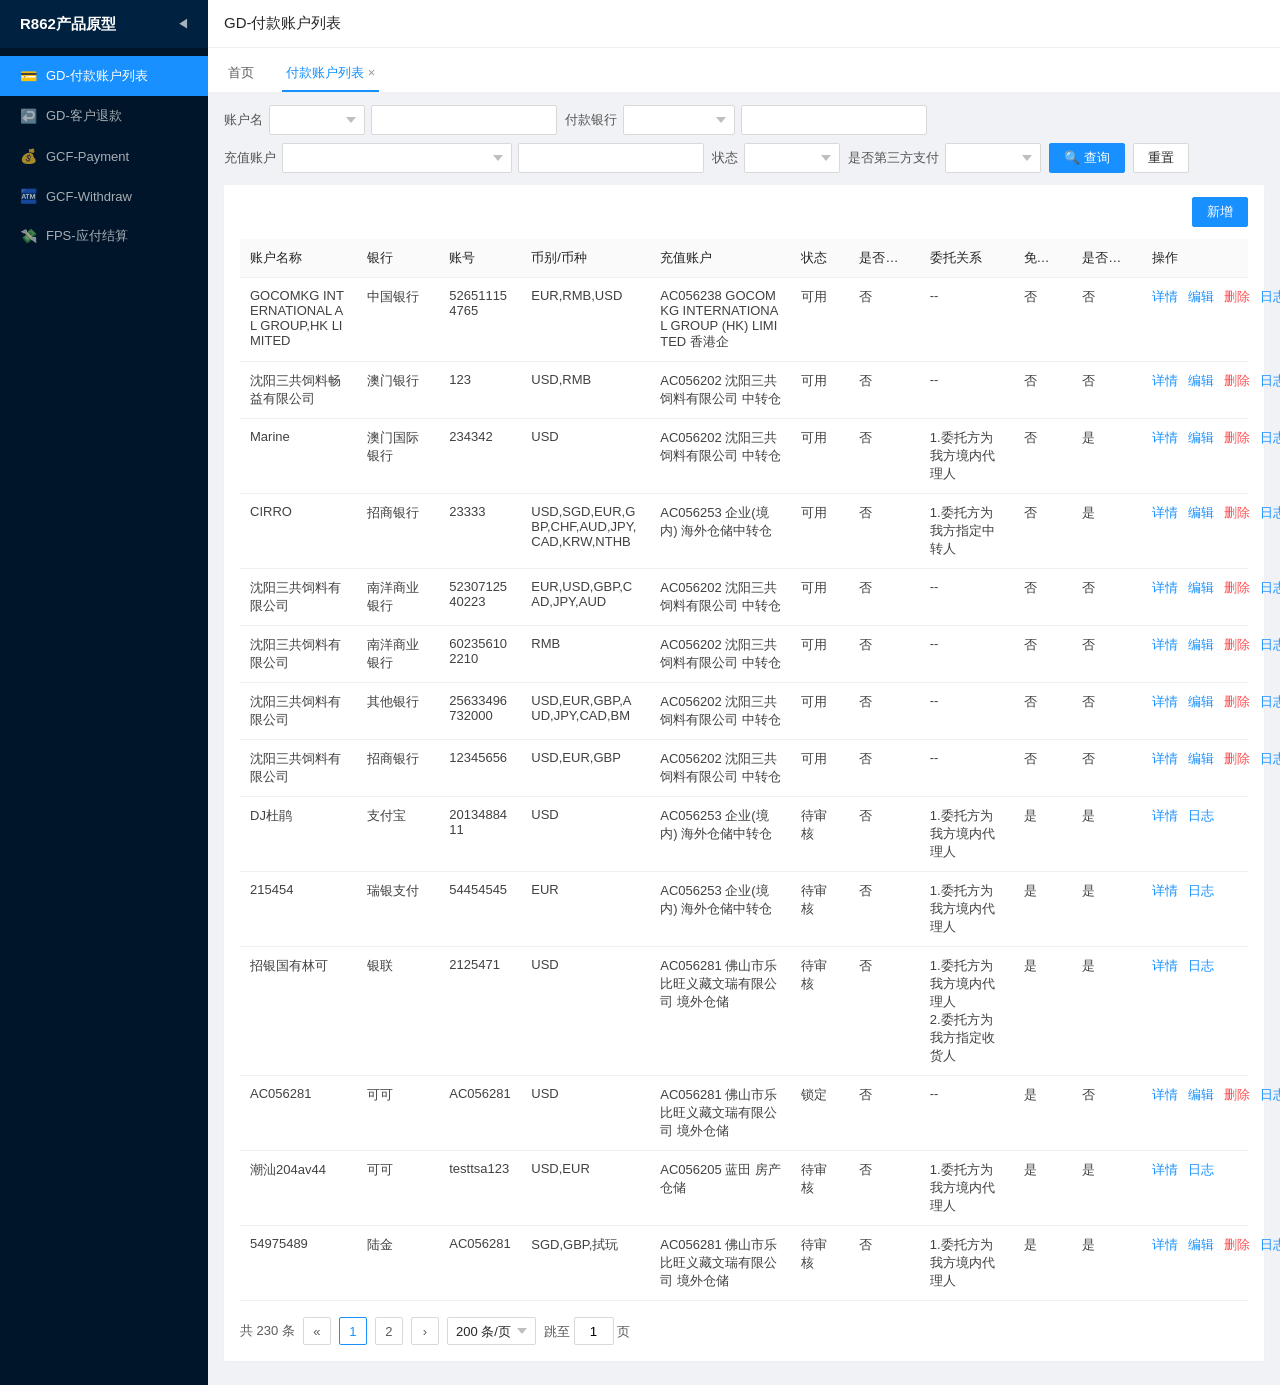
<file: index.html>
<!DOCTYPE html>
<html lang="zh-CN">
<head>
<meta charset="UTF-8">
<meta name="viewport" content="width=device-width, initial-scale=1.0">
<title>付款账户列表</title>
<link rel="stylesheet" href="assets/common.css">
<style>
  /* ===== 筛选区 ===== */
  .filter-bar {
    display: flex;
    flex-wrap: wrap;
    align-items: center;
    gap: 8px 8px;
    margin-bottom: 12px;
  }
  .filter-item { display: flex; align-items: center; gap: 6px; }
  .filter-item label {
    color: rgba(0,0,0,.65);
    white-space: nowrap;
    font-size: 13px;
  }
  select, .filter-item input[type="text"] {
    height: 30px;
    padding: 0 8px;
    border: 1px solid #d9d9d9;
    border-radius: 2px;
    background: #fff;
    font-size: 13px;
    color: rgba(0,0,0,.85);
    outline: none;
    min-width: 120px;
  }
  select { min-width: 96px; padding-right: 24px;
    appearance: none;
    background-image: url("data:image/svg+xml,%3Csvg xmlns='http://www.w3.org/2000/svg' width='10' height='6'%3E%3Cpath d='M0 0l5 6 5-6z' fill='%23bfbfbf'/%3E%3C/svg%3E");
    background-repeat: no-repeat;
    background-position: right 8px center;
  }
  select:hover, .filter-item input:hover { border-color: #40a9ff; }
  select:focus, .filter-item input:focus { border-color: #40a9ff; box-shadow: 0 0 0 2px rgba(24,144,255,.1); }


  /* ===== 表格卡片 ===== */
  .table-card {
    background: #fff;
    border-radius: 2px;
    padding: 12px 16px 16px;
    box-shadow: 0 1px 2px rgba(0,0,0,.03);
  }
  .table-toolbar { display: flex; justify-content: flex-end; margin-bottom: 12px; }

  table { width: 100%; border-collapse: collapse; table-layout: fixed; }
  thead th {
    background: #fafafa;
    color: rgba(0,0,0,.85);
    font-weight: 500;
    text-align: left;
    padding: 10px 10px;
    border-bottom: 1px solid #f0f0f0;
    white-space: nowrap;
    overflow: hidden;
    text-overflow: ellipsis;
  }
  tbody td {
    padding: 10px 10px;
    border-bottom: 1px solid #f0f0f0;
    color: rgba(0,0,0,.75);
    vertical-align: top;
    word-break: break-all;
  }
  tbody tr:hover td { background: #fafafa; }

  /* 操作链接 */
  .actions { white-space: nowrap; }
  .actions a {
    color: #1890ff;
    text-decoration: none;
    margin-right: 10px;
    cursor: pointer;
  }
  .actions a:hover { color: #40a9ff; }
  .actions a.danger { color: #ff4d4f; }
  .actions a.danger:hover { color: #ff7875; }

  /* ===== 分页 ===== */
  .pagination {
    display: flex;
    align-items: center;
    gap: 8px;
    margin-top: 16px;
    color: rgba(0,0,0,.65);
    font-size: 13px;
  }
  .pagination .pg-btn {
    min-width: 28px;
    height: 28px;
    border: 1px solid #d9d9d9;
    border-radius: 2px;
    background: #fff;
    display: inline-flex;
    align-items: center;
    justify-content: center;
    cursor: pointer;
    color: rgba(0,0,0,.65);
  }
  .pagination .pg-btn.active { border-color: #1890ff; color: #1890ff; }
  .pagination .pg-btn:hover { border-color: #40a9ff; color: #40a9ff; }
  .pagination .ellipsis { color: rgba(0,0,0,.45); }
  .pagination select { height: 28px; min-width: 80px; }
  .pagination .jump input {
    width: 40px; height: 28px;
    border: 1px solid #d9d9d9; border-radius: 2px;
    text-align: center; outline: none;
  }

  /* ===== 付款账户详情弹窗 ===== */
  .detail-mask {
    position: fixed;
    inset: 0;
    background: rgba(0,0,0,.45);
    display: none;
    align-items: flex-start;
    justify-content: center;
    overflow-y: auto;
    z-index: 1000;
    padding: 40px 16px;
  }
  .detail-mask.open { display: flex; }
  .detail-modal {
    width: 520px;
    max-width: 100%;
    background: #fff;
    border-radius: 4px;
    box-shadow: 0 6px 16px rgba(0,0,0,.12);
  }
  .detail-modal .modal-header {
    display: flex;
    align-items: center;
    justify-content: center;
    position: relative;
    padding: 14px 20px;
    border-bottom: 1px solid #f0f0f0;
  }
  .detail-modal .modal-header .modal-title { font-size: 15px; font-weight: 600; }
  .detail-modal .modal-header .modal-close { position: absolute; right: 12px; }
  .detail-body { padding: 26px 24px 30px; }
  .dtl-row { display: flex; margin-bottom: 18px; }
  .dtl-row:last-child { margin-bottom: 0; }
  .dtl-row .dtl-label {
    flex: 0 0 150px;
    text-align: right;
    color: rgba(0,0,0,.75);
  }
  .dtl-row .dtl-label .info {
    display: inline-block;
    width: 14px; height: 14px;
    line-height: 13px;
    text-align: center;
    border: 1px solid #bfbfbf;
    border-radius: 50%;
    font-size: 10px;
    color: #bfbfbf;
    margin-left: 3px;
    cursor: help;
  }
  .dtl-row .dtl-value {
    flex: 1;
    margin-left: 8px;
    color: rgba(0,0,0,.85);
    word-break: break-all;
  }

  /* ===== 编辑付款账户弹窗 ===== */
  .modal-footer.center { justify-content: center; }
  .modal-footer.center .btn { min-width: 72px; }
  .modal-footer.center .btn-primary { background: #2563eb; border-color: #2563eb; }
  .modal-footer.center .btn-primary:hover { background: #1d4ed8; border-color: #1d4ed8; }
  input[readonly].gray, select[disabled] {
    background: #f5f5f5;
    color: rgba(0,0,0,.45);
    cursor: not-allowed;
  }
  input[readonly].gray-dark {
    background: #d9d9d9;
    color: rgba(0,0,0,.65);
    cursor: not-allowed;
  }
  .edit-modal { width: 720px; }

  /* ===== 新增弹窗 ===== */
  .modal-mask {
    position: fixed;
    inset: 0;
    background: rgba(0,0,0,.45);
    display: none;
    align-items: flex-start;
    justify-content: center;
    overflow-y: auto;
    z-index: 1000;
    padding: 40px 16px;
  }
  .modal-mask.open { display: flex; }

  .modal {
    width: 640px;
    max-width: 100%;
    background: #fff;
    border-radius: 4px;
    box-shadow: 0 6px 16px rgba(0,0,0,.12);
  }
  .modal-header {
    display: flex;
    align-items: center;
    justify-content: space-between;
    padding: 14px 20px;
    border-bottom: 1px solid #f0f0f0;
  }
  .modal-header .modal-title { font-size: 15px; font-weight: 600; }
  .modal-close {
    border: none;
    background: transparent;
    font-size: 16px;
    color: rgba(0,0,0,.45);
    cursor: pointer;
    width: 26px; height: 26px;
    border-radius: 4px;
    display: flex; align-items: center; justify-content: center;
  }
  .modal-close:hover { background: #f0f0f0; color: rgba(0,0,0,.85); }

  .modal-body { padding: 20px 24px 4px; max-height: 68vh; overflow-y: auto; }

  .form-item { display: flex; margin-bottom: 14px; }
  .form-label {
    flex: 0 0 130px;
    padding-top: 6px;
    text-align: right;
    color: rgba(0,0,0,.85);
  }
  .form-label .req { color: #ff4d4f; margin-right: 2px; }
  .form-controls { flex: 1; min-width: 0; margin-left: 10px; }

  .form-controls select,
  .form-controls input[type="text"] {
    width: 100%;
    height: 30px;
    padding: 0 8px;
    border: 1px solid #d9d9d9;
    border-radius: 2px;
    font-size: 13px;
    color: rgba(0,0,0,.85);
    outline: none;
    background: #fff;
  }
  .form-controls select {
    padding-right: 24px;
    appearance: none;
    background-image: url("data:image/svg+xml,%3Csvg xmlns='http://www.w3.org/2000/svg' width='10' height='6'%3E%3Cpath d='M0 0l5 6 5-6z' fill='%23bfbfbf'/%3E%3C/svg%3E");
    background-repeat: no-repeat;
    background-position: right 8px center;
  }
  .form-controls select:hover, .form-controls input:hover { border-color: #40a9ff; }
  .form-controls select:focus, .form-controls input:focus { border-color: #40a9ff; box-shadow: 0 0 0 2px rgba(24,144,255,.1); }

  .form-hint { margin-top: 4px; color: rgba(0,0,0,.45); font-size: 12px; line-height: 1.5; }
  .form-warning { margin-top: 4px; color: #fa8c16; font-size: 12px; line-height: 1.5; }
  /* 常显说明文字（黄色） */
  .form-tip { margin-top: 6px; color: #FA8C16; font-size: 12px; line-height: 1.6; }

  .input-wrap { position: relative; }
  .input-wrap .count {
    position: absolute;
    right: 8px; top: 50%;
    transform: translateY(-50%);
    color: rgba(0,0,0,.35);
    font-size: 12px;
    pointer-events: none;
  }

  .checkbox-group { display: flex; flex-wrap: wrap; padding-top: 6px; }
  .checkbox-group label {
    display: inline-flex;
    align-items: center;
    gap: 5px;
    margin: 0 18px 8px 0;
    min-width: 72px;
    color: rgba(0,0,0,.85);
    font-weight: normal;
    cursor: pointer;
  }
  .checkbox-group.vertical { flex-direction: column; }
  .checkbox-group.vertical label { margin-bottom: 10px; }

  .link { color: #1890ff; text-decoration: none; cursor: pointer; margin-left: 8px; }
  .link:hover { color: #40a9ff; }

  .modal-footer {
    padding: 12px 20px;
    border-top: 1px solid #f0f0f0;
    display: flex;
    justify-content: flex-end;
    gap: 8px;
  }
</style>
</head>
<body>

<div class="layout">

  <!-- 侧边栏（由 assets/app.js 渲染） -->
  <aside class="sider" id="sider"></aside>

  <!-- 右侧主区域 -->
  <div class="main">

    <!-- 头部（由 assets/app.js 渲染） -->
    <header class="header" id="appHeader"></header>

    <!-- 页签（由 assets/app.js 渲染） -->
    <div class="tabs" id="appTabs"></div>

<!-- 主体内容容器：切换页面时仅替换这里 -->
<div id="appContent">

<div class="page">

  <!-- 筛选区 -->
  <div class="filter-bar">
    <div class="filter-item">
      <label>账户名</label>
      <select><option></option><option>公司账户</option><option>个人账户</option></select>
      <input type="text" placeholder="">
    </div>
    <div class="filter-item">
      <label>付款银行</label>
      <select><option></option><option>中国银行</option><option>招商银行</option><option>南洋商业银行</option></select>
      <input type="text" placeholder="">
    </div>
    <div class="filter-item">
      <label>充值账户</label>
      <select><option></option><option>AC056202 沈阳三共饲料有限公司</option><option>AC056253 企业(境内)</option></select>
      <input type="text" placeholder="">
    </div>
    <div class="filter-item">
      <label>状态</label>
      <select><option></option><option>可用</option><option>待审核</option><option>停用</option></select>
    </div>
    <div class="filter-item">
      <label>是否第三方支付</label>
      <select><option></option><option>是</option><option>否</option></select>
    </div>
    <button class="btn btn-primary">🔍 查询</button>
    <button class="btn">重置</button>
  </div>

  <!-- 表格卡片 -->
  <div class="table-card">
    <div class="table-toolbar">
      <button class="btn btn-primary" id="addBtn">新增</button>
    </div>

    <table>
      <colgroup>
        <col style="width:10%"><col style="width:7%"><col style="width:7%">
        <col style="width:11%"><col style="width:12%"><col style="width:5%">
        <col style="width:6%"><col style="width:8%"><col style="width:5%">
        <col style="width:6%"><col style="width:9%">
      </colgroup>
      <thead>
        <tr>
          <th>账户名称</th>
          <th>银行</th>
          <th>账号</th>
          <th>币别/币种</th>
          <th>充值账户</th>
          <th>状态</th>
          <th>是否支持线上充值</th>
          <th>委托关系</th>
          <th>免责声明</th>
          <th>是否第三方支付</th>
          <th>操作</th>
        </tr>
      </thead>
      <tbody>
        <tr>
          <td>GOCOMKG INTERNATIONAL AL GROUP,HK LIMITED</td>
          <td>中国银行</td>
          <td>526511154765</td>
          <td>EUR,RMB,USD</td>
          <td>AC056238 GOCOMKG INTERNATIONAL GROUP (HK) LIMITED 香港企</td>
          <td>可用</td>
          <td>否</td>
          <td>--</td>
          <td>否</td>
          <td>否</td>
          <td class="actions"><a>详情</a><a>编辑</a><a class="danger">删除</a><a>日志</a></td>
        </tr>
        <tr>
          <td>沈阳三共饲料畅益有限公司</td>
          <td>澳门银行</td>
          <td>123</td>
          <td>USD,RMB</td>
          <td>AC056202 沈阳三共饲料有限公司 中转仓</td>
          <td>可用</td>
          <td>否</td>
          <td>--</td>
          <td>否</td>
          <td>否</td>
          <td class="actions"><a>详情</a><a>编辑</a><a class="danger">删除</a><a>日志</a></td>
        </tr>
        <tr>
          <td>Marine</td>
          <td>澳门国际银行</td>
          <td>234342</td>
          <td>USD</td>
          <td>AC056202 沈阳三共饲料有限公司 中转仓</td>
          <td>可用</td>
          <td>否</td>
          <td>1.委托方为我方境内代理人</td>
          <td>否</td>
          <td>是</td>
          <td class="actions"><a>详情</a><a>编辑</a><a class="danger">删除</a><a>日志</a></td>
        </tr>
        <tr>
          <td>CIRRO</td>
          <td>招商银行</td>
          <td>23333</td>
          <td>USD,SGD,EUR,GBP,CHF,AUD,JPY,CAD,KRW,NTHB</td>
          <td>AC056253 企业(境内) 海外仓储中转仓</td>
          <td>可用</td>
          <td>否</td>
          <td>1.委托方为我方指定中转人</td>
          <td>否</td>
          <td>是</td>
          <td class="actions"><a>详情</a><a>编辑</a><a class="danger">删除</a><a>日志</a></td>
        </tr>
        <tr>
          <td>沈阳三共饲料有限公司</td>
          <td>南洋商业银行</td>
          <td>5230712540223</td>
          <td>EUR,USD,GBP,CAD,JPY,AUD</td>
          <td>AC056202 沈阳三共饲料有限公司 中转仓</td>
          <td>可用</td>
          <td>否</td>
          <td>--</td>
          <td>否</td>
          <td>否</td>
          <td class="actions"><a>详情</a><a>编辑</a><a class="danger">删除</a><a>日志</a></td>
        </tr>
        <tr>
          <td>沈阳三共饲料有限公司</td>
          <td>南洋商业银行</td>
          <td>602356102210</td>
          <td>RMB</td>
          <td>AC056202 沈阳三共饲料有限公司 中转仓</td>
          <td>可用</td>
          <td>否</td>
          <td>--</td>
          <td>否</td>
          <td>否</td>
          <td class="actions"><a>详情</a><a>编辑</a><a class="danger">删除</a><a>日志</a></td>
        </tr>
        <tr>
          <td>沈阳三共饲料有限公司</td>
          <td>其他银行</td>
          <td>25633496732000</td>
          <td>USD,EUR,GBP,AUD,JPY,CAD,BM</td>
          <td>AC056202 沈阳三共饲料有限公司 中转仓</td>
          <td>可用</td>
          <td>否</td>
          <td>--</td>
          <td>否</td>
          <td>否</td>
          <td class="actions"><a>详情</a><a>编辑</a><a class="danger">删除</a><a>日志</a></td>
        </tr>
        <tr>
          <td>沈阳三共饲料有限公司</td>
          <td>招商银行</td>
          <td>12345656</td>
          <td>USD,EUR,GBP</td>
          <td>AC056202 沈阳三共饲料有限公司 中转仓</td>
          <td>可用</td>
          <td>否</td>
          <td>--</td>
          <td>否</td>
          <td>否</td>
          <td class="actions"><a>详情</a><a>编辑</a><a class="danger">删除</a><a>日志</a></td>
        </tr>
        <tr>
          <td>DJ杜鹃</td>
          <td>支付宝</td>
          <td>2013488411</td>
          <td>USD</td>
          <td>AC056253 企业(境内) 海外仓储中转仓</td>
          <td>待审核</td>
          <td>否</td>
          <td>1.委托方为我方境内代理人</td>
          <td>是</td>
          <td>是</td>
          <td class="actions"><a>详情</a><a>日志</a></td>
        </tr>
        <tr>
          <td>215454</td>
          <td>瑞银支付</td>
          <td>54454545</td>
          <td>EUR</td>
          <td>AC056253 企业(境内) 海外仓储中转仓</td>
          <td>待审核</td>
          <td>否</td>
          <td>1.委托方为我方境内代理人</td>
          <td>是</td>
          <td>是</td>
          <td class="actions"><a>详情</a><a>日志</a></td>
        </tr>
        <tr>
          <td>招银国有林可</td>
          <td>银联</td>
          <td>2125471</td>
          <td>USD</td>
          <td>AC056281 佛山市乐比旺义藏文瑞有限公司 境外仓储</td>
          <td>待审核</td>
          <td>否</td>
          <td>1.委托方为我方境内代理人<br>2.委托方为我方指定收货人</td>
          <td>是</td>
          <td>是</td>
          <td class="actions"><a>详情</a><a>日志</a></td>
        </tr>
        <tr>
          <td>AC056281</td>
          <td>可可</td>
          <td>AC056281</td>
          <td>USD</td>
          <td>AC056281 佛山市乐比旺义藏文瑞有限公司 境外仓储</td>
          <td>锁定</td>
          <td>否</td>
          <td>--</td>
          <td>是</td>
          <td>否</td>
          <td class="actions"><a>详情</a><a>编辑</a><a class="danger">删除</a><a>日志</a></td>
        </tr>
        <tr>
          <td>潮汕204av44</td>
          <td>可可</td>
          <td>testtsa123</td>
          <td>USD,EUR</td>
          <td>AC056205 蓝田 房产仓储</td>
          <td>待审核</td>
          <td>否</td>
          <td>1.委托方为我方境内代理人</td>
          <td>是</td>
          <td>是</td>
          <td class="actions"><a>详情</a><a>日志</a></td>
        </tr>
        <tr>
          <td>54975489</td>
          <td>陆金</td>
          <td>AC056281</td>
          <td>SGD,GBP,拭玩</td>
          <td>AC056281 佛山市乐比旺义藏文瑞有限公司 境外仓储</td>
          <td>待审核</td>
          <td>否</td>
          <td>1.委托方为我方境内代理人</td>
          <td>是</td>
          <td>是</td>
          <td class="actions"><a>详情</a><a>编辑</a><a class="danger">删除</a><a>日志</a></td>
        </tr>
      </tbody>
    </table>

    <!-- 分页 -->
    <div class="pagination">
      <span>共 230 条</span>
      <span class="pg-btn">«</span>
      <span class="pg-btn active">1</span>
      <span class="pg-btn">2</span>
      <span class="pg-btn">›</span>
      <select><option>200 条/页</option><option>50 条/页</option><option>100 条/页</option></select>
      <span class="jump">跳至 <input type="text" value="1"> 页</span>
    </div>
  </div>

  </div><!-- /.page -->
  </div><!-- /#appContent -->
  </div><!-- /.main -->
</div><!-- /.layout -->

<!-- 新增付款账户 弹窗 -->
<div class="modal-mask" id="addModal">
  <div class="modal">
    <div class="modal-header">
      <span class="modal-title">新增付款账户</span>
      <button class="modal-close" id="modalClose" title="关闭">×</button>
    </div>

    <div class="modal-body">
      <!-- 是否第三方平台 -->
      <div class="form-item">
        <label class="form-label"><span class="req">*</span>是否第三方平台：</label>
        <div class="form-controls">
          <select>
            <option selected>否</option>
            <option>是</option>
          </select>
          <div class="form-hint">使用第三方支付平台付款（例如：pingpong、P卡）。</div>
        </div>
      </div>

      <!-- 银行名称 -->
      <div class="form-item">
        <label class="form-label"><span class="req">*</span>银行名称：</label>
        <div class="form-controls">
          <select>
            <option selected>请选择</option>
            <option>中国银行</option>
            <option>招商银行</option>
            <option>南洋商业银行</option>
            <option>澳门国际银行</option>
            <option>其他银行</option>
          </select>
        </div>
      </div>

      <!-- 账户名称 -->
      <div class="form-item">
        <label class="form-label"><span class="req">*</span>账户名称：</label>
        <div class="form-controls">
          <div class="input-wrap">
            <input type="text" maxlength="255">
            <span class="count">0/255</span>
          </div>
        </div>
      </div>

      <!-- 账号 -->
      <div class="form-item">
        <label class="form-label"><span class="req">*</span>账号：</label>
        <div class="form-controls">
          <div class="input-wrap">
            <input type="text" maxlength="50">
            <span class="count">0/50</span>
          </div>
        </div>
      </div>

      <!-- 开户行国家/地区 -->
      <div class="form-item">
        <label class="form-label"><span class="req">*</span>开户行国家/地区：</label>
        <div class="form-controls">
          <select id="aCountry">
            <option selected>加拿大</option>
            <option>中国</option>
            <option>中国香港</option>
            <option>美国</option>
            <option>新加坡</option>
            <option>澳大利亚</option>
          </select>
          <div class="form-warning" id="aCountryNotice">加拿大当地付款时需要付款人提供收款人地址信息。此银行未来可能用于接收工资，因此需要提前提供。</div>
        </div>
      </div>

      <!-- 开户行名称 -->
      <div class="form-item">
        <label class="form-label"><span class="req">*</span>开户行名称：</label>
        <div class="form-controls">
          <input type="text">
        </div>
      </div>

      <!-- 联行号 -->
      <div class="form-item" id="aUnionRow">
        <label class="form-label"><span class="req">*</span>联行号：</label>
        <div class="form-controls">
          <input type="text" readonly class="gray-dark">
        </div>
      </div>

      <!-- Swift Code -->
      <div class="form-item" id="aSwiftRow">
        <label class="form-label"><span class="req">*</span>Swift Code：</label>
        <div class="form-controls">
          <input type="text">
        </div>
      </div>

      <!-- 境内汇款代码（仅澳大利亚显示） -->
      <div class="form-item" id="aLocalClearRow" style="display:none;">
        <label class="form-label"><span class="req">*</span>境内汇款代码：</label>
        <div class="form-controls">
          <input type="text">
          <div class="form-tip">本地汇款需要提供,如BSB code/Routing number/Sort Code等</div>
        </div>
      </div>

      <!-- 境内汇款代码（隐藏） -->
      <div class="form-item" id="aDomesticRow" style="display:none;">
        <label class="form-label">境内汇款代码：<span class="mark-you">[优]</span></label>
        <div class="form-controls">
          <input type="text">
          <div class="form-tip">本地汇款需要提供,如BSB code/Routing number/Sort Code等</div>
        </div>
      </div>

      <!-- 付款方国家/地区 -->
      <div class="form-item">
        <label class="form-label"><span class="req">*</span>付款方国家/地区：<span class="mark-you">[优]</span></label>
        <div class="form-controls">
          <select>
            <option selected>请选择</option>
            <option>中国</option>
            <option>加拿大</option>
            <option>美国</option>
          </select>
        </div>
      </div>

      <!-- 付款方省/州 -->
      <div class="form-item">
        <label class="form-label"><span class="req">*</span>付款方省/州：<span class="mark-you">[优]</span></label>
        <div class="form-controls">
          <select>
            <option selected>请选择</option>
          </select>
        </div>
      </div>

      <!-- 付款方城市 -->
      <div class="form-item">
        <label class="form-label"><span class="req">*</span>付款方城市：<span class="mark-you">[优]</span></label>
        <div class="form-controls">
          <div class="input-wrap">
            <input type="text" maxlength="35">
            <span class="count">0/35</span>
          </div>
          <div class="form-tip">付款方为企业则填写企业注册地址所在城市；付款方为个人则填写个人身份证所在城市。</div>
        </div>
      </div>

      <!-- 付款方街道 -->
      <div class="form-item" id="aStreetRow">
        <label class="form-label"><span class="req">*</span>付款方街道：</label>
        <div class="form-controls">
          <div class="input-wrap">
            <input type="text" maxlength="70">
            <span class="count">0/70</span>
          </div>
        </div>
      </div>

      <!-- 付款方建筑号 -->
      <div class="form-item" id="aBuildingRow">
        <label class="form-label"><span class="req">*</span>付款方建筑号：</label>
        <div class="form-controls">
          <div class="input-wrap">
            <input type="text" maxlength="16">
            <span class="count">0/16</span>
          </div>
        </div>
      </div>

      <!-- 付款方邮编 -->
      <div class="form-item" id="aZipRow">
        <label class="form-label"><span class="req">*</span>付款方邮编：</label>
        <div class="form-controls">
          <div class="input-wrap">
            <input type="text" maxlength="16">
            <span class="count">0/16</span>
          </div>
        </div>
      </div>

      <!-- 可充值币种 -->
      <div class="form-item">
        <label class="form-label"><span class="req">*</span>可充值币种：</label>
        <div class="form-controls">
          <div class="checkbox-group">
            <label><input type="checkbox"> USD</label>
            <label><input type="checkbox"> EUR</label>
            <label><input type="checkbox"> GBP</label>
            <label><input type="checkbox"> HKD</label>
            <label><input type="checkbox"> AUD</label>
            <label><input type="checkbox"> JPY</label>
            <label><input type="checkbox"> CAD</label>
            <label><input type="checkbox"> KRW</label>
            <label><input type="checkbox"> THB</label>
            <label><input type="checkbox"> TWD</label>
            <label><input type="checkbox"> SGD</label>
            <label><input type="checkbox"> RMB</label>
            <label><input type="checkbox"> NZD</label>
            <label><input type="checkbox"> TRY</label>
            <label><input type="checkbox"> MXN</label>
            <label><input type="checkbox"> AED</label>
            <label><input type="checkbox"> VND</label>
            <label><input type="checkbox"> ZCN</label>
          </div>
        </div>
      </div>

      <!-- 可充值账户 -->
      <div class="form-item">
        <label class="form-label"><span class="req">*</span>可充值账户：</label>
        <div class="form-controls">
          <div>
            <a class="link" style="margin-left:0;">下载模板</a>
          </div>
          <div class="checkbox-group vertical" style="margin-top:10px;">
            <label><input type="checkbox"> AC056202 沈阳三只羊网络运营有限公司 中转代发</label>
            <label><input type="checkbox"> AC056278 香港 123</label>
            <label><input type="checkbox"> AC056258 GOGOMG INTERNATIONAL GROUP (HK) LIMITED 海外仓储</label>
          </div>
        </div>
      </div>
    </div>

    <div class="modal-footer">
      <button class="btn" id="modalCancel">取消</button>
      <button class="btn btn-primary" id="modalOk">确定</button>
    </div>
  </div>
</div>

<!-- 编辑付款账户 弹窗 -->
<div class="modal-mask" id="editModal">
  <div class="modal edit-modal">
    <div class="modal-header">
      <span class="modal-title">编辑付款账户</span>
      <button class="modal-close" id="editCloseBtn" title="关闭">×</button>
    </div>

    <div class="modal-body">
      <div class="form-item">
        <label class="form-label"><span class="req">*</span>是否第三方平台：</label>
        <div class="form-controls">
          <select id="eThirdPlatform">
            <option selected>否</option>
            <option>是</option>
          </select>
          <div class="form-hint">使用第三方支付平台付款（例如：pingpong、P卡）。</div>
        </div>
      </div>

      <div class="form-item">
        <label class="form-label">是否第三方支付：</label>
        <div class="form-controls">
          <select disabled>
            <option selected>否</option>
          </select>
          <div class="form-hint">付款账户的开户主体与签约主体不一致。</div>
        </div>
      </div>

      <div class="form-item">
        <label class="form-label"><span class="req">*</span>银行名称：</label>
        <div class="form-controls">
          <select id="eBankName">
            <option selected>中国银行</option>
            <option>招商银行</option>
            <option>南洋商业银行</option>
            <option>澳门国际银行</option>
            <option>其他银行</option>
          </select>
        </div>
      </div>

      <div class="form-item">
        <label class="form-label"><span class="req">*</span>账户名称：</label>
        <div class="form-controls">
          <div class="input-wrap">
            <input type="text" id="eAccountName" maxlength="255" readonly class="gray">
            <span class="count">0/255</span>
          </div>
        </div>
      </div>

      <div class="form-item">
        <label class="form-label"><span class="req">*</span>账号：</label>
        <div class="form-controls">
          <div class="input-wrap">
            <input type="text" id="eAccountNo" maxlength="50" readonly class="gray">
            <span class="count">0/50</span>
          </div>
        </div>
      </div>

      <div class="form-item">
        <label class="form-label"><span class="req">*</span>开户行国家/地区：</label>
        <div class="form-controls">
          <select id="eCountry">
            <option selected>加拿大</option>
            <option>中国</option>
            <option>中国香港</option>
            <option>美国</option>
            <option>新加坡</option>
            <option>澳大利亚</option>
          </select>
          <div class="form-warning" id="eCountryNotice">加拿大当地付款时需要打款人提供收款人地址信息。此银行未来可能用于接收退款，因此需要提前提供。</div>
        </div>
      </div>

      <div class="form-item">
        <label class="form-label"><span class="req">*</span>开户行名称：</label>
        <div class="form-controls">
          <input type="text" id="eOpenBank" value="BOC">
        </div>
      </div>

      <div class="form-item" id="eUnionRow">
        <label class="form-label"><span class="req">*</span>联行号：</label>
        <div class="form-controls">
          <input type="text" id="eUnionCode" readonly class="gray-dark">
        </div>
      </div>

      <div class="form-item" id="eSwiftRow">
        <label class="form-label"><span class="req">*</span>Swift Code：</label>
        <div class="form-controls">
          <input type="text" id="eSwift" value="BKCHCAT2XXX">
        </div>
      </div>

      <div class="form-item" id="eDomesticRow">
        <label class="form-label"><span class="req" id="eDomesticReq" style="display:none;">*</span>境内汇款代码：<span class="mark-you">[优]</span></label>
        <div class="form-controls">
          <input type="text">
          <div class="form-tip">本地汇款需要提供,如BSB code/Routing number/Sort Code等</div>
        </div>
      </div>

      <div class="form-item">
        <label class="form-label"><span class="req">*</span>付款方国家/地区：<span class="mark-you">[优]</span></label>
        <div class="form-controls">
          <select>
            <option selected>加拿大</option>
            <option>中国</option>
            <option>美国</option>
          </select>
        </div>
      </div>

      <div class="form-item">
        <label class="form-label"><span class="req">*</span>付款方省/州：<span class="mark-you">[优]</span></label>
        <div class="form-controls">
          <select>
            <option selected>多伦多</option>
          </select>
        </div>
      </div>

      <div class="form-item">
        <label class="form-label"><span class="req">*</span>付款方城市：<span class="mark-you">[优]</span></label>
        <div class="form-controls">
          <div class="input-wrap">
            <input type="text" id="eCity" maxlength="35" value="多伦多">
            <span class="count">0/35</span>
          </div>
          <div class="form-tip">付款方为企业则填写企业注册地址所在城市；付款方为个人则填写个人身份证所在城市。</div>
        </div>
      </div>

      <div class="form-item" id="eStreetRow">
        <label class="form-label"><span class="req">*</span>付款方街道：</label>
        <div class="form-controls">
          <div class="input-wrap">
            <input type="text" maxlength="70" value="1">
            <span class="count">0/70</span>
          </div>
        </div>
      </div>

      <div class="form-item" id="eBuildingRow">
        <label class="form-label"><span class="req">*</span>付款方建筑号：</label>
        <div class="form-controls">
          <div class="input-wrap">
            <input type="text" maxlength="16" value="1">
            <span class="count">0/16</span>
          </div>
        </div>
      </div>

      <div class="form-item" id="eZipRow">
        <label class="form-label"><span class="req">*</span>付款方邮编：</label>
        <div class="form-controls">
          <div class="input-wrap">
            <input type="text" maxlength="16" value="10101">
            <span class="count">0/16</span>
          </div>
        </div>
      </div>

      <div class="form-item">
        <label class="form-label"><span class="req">*</span>可充值币种：</label>
        <div class="form-controls">
          <div class="checkbox-group" id="eCurrencyGroup">
            <label><input type="checkbox" value="USD"> USD</label>
            <label><input type="checkbox" value="EUR"> EUR</label>
            <label><input type="checkbox" value="GBP"> GBP</label>
            <label><input type="checkbox" value="HKD"> HKD</label>
            <label><input type="checkbox" value="AUD"> AUD</label>
            <label><input type="checkbox" value="JPY"> JPY</label>
            <label><input type="checkbox" value="CAD" checked> CAD</label>
            <label><input type="checkbox" value="KRW"> KRW</label>
            <label><input type="checkbox" value="THB"> THB</label>
            <label><input type="checkbox" value="TWD"> TWD</label>
            <label><input type="checkbox" value="SGD"> SGD</label>
            <label><input type="checkbox" value="RMB"> RMB</label>
            <label><input type="checkbox" value="NZD"> NZD</label>
            <label><input type="checkbox" value="TRY"> TRY</label>
            <label><input type="checkbox" value="MXN"> MXN</label>
            <label><input type="checkbox" value="AED"> AED</label>
            <label><input type="checkbox" value="VND"> VND</label>
            <label><input type="checkbox" value="ZCN"> ZCN</label>
          </div>
        </div>
      </div>

      <div class="form-item">
        <label class="form-label"><span class="req">*</span>可充值账户：</label>
        <div class="form-controls">
          <select id="eChargeAccount" disabled>
            <option selected>ACG56258 GOGOMG INTERNATIONAL GROUP (HK) LIMITED 海外仓储</option>
          </select>
        </div>
      </div>

      <div class="form-item">
        <label class="form-label"></label>
        <div class="form-controls">
          <div class="form-warning">提示： 当付款账户名与签约主体名称不一致时，需要上传委托付款函，支持PDF/ZIP/PNG/JPG不超过30M。</div>
        </div>
      </div>
    </div>

    <div class="modal-footer center">
      <button class="btn" id="editCancelBtn">取消</button>
      <button class="btn btn-primary" id="editSubmitBtn">提交</button>
    </div>
  </div>
</div>

<!-- 付款账户详情 弹窗 -->
<div class="detail-mask" id="detailModal">
  <div class="detail-modal">
    <div class="modal-header">
      <span class="modal-title">付款账户详情</span>
      <button class="modal-close" id="detailCloseBtn" title="关闭">×</button>
    </div>
    <div class="detail-body">
      <div class="dtl-row"><span class="dtl-label">签约主体名称：</span><span class="dtl-value" id="dCompany">--</span></div>
      <div class="dtl-row"><span class="dtl-label">是否第三方平台：</span><span class="dtl-value" id="dThirdPlatform">--</span></div>
      <div class="dtl-row"><span class="dtl-label">是否第三方支付<span class="info">i</span>：</span><span class="dtl-value" id="dThirdPay">--</span></div>
      <div class="dtl-row"><span class="dtl-label">银行名称：</span><span class="dtl-value" id="dBankName">--</span></div>
      <div class="dtl-row"><span class="dtl-label">账户编号：</span><span class="dtl-value" id="dAccountNo">--</span></div>
      <div class="dtl-row"><span class="dtl-label">开户行国家/地区：</span><span class="dtl-value" id="dCountry">--</span></div>
      <div class="dtl-row"><span class="dtl-label">开户行名称：</span><span class="dtl-value" id="dOpenBank">--</span></div>
      <div class="dtl-row"><span class="dtl-label">联行号：</span><span class="dtl-value">--</span></div>
      <div class="dtl-row"><span class="dtl-label">Swift Code：</span><span class="dtl-value">ING6520XX</span></div>
      <div class="dtl-row"><span class="dtl-label">境内汇款代码：<span class="mark-you">[优]</span></span><span class="dtl-value">--</span></div>
      <div class="dtl-row"><span class="dtl-label">付款方国家/地区：<span class="mark-you">[优]</span></span><span class="dtl-value">--</span></div>
      <div class="dtl-row"><span class="dtl-label">付款方省/州：<span class="mark-you">[优]</span></span><span class="dtl-value">--</span></div>
      <div class="dtl-row"><span class="dtl-label">付款方城市：<span class="mark-you">[优]</span></span><span class="dtl-value">--</span></div>
      <div class="dtl-row"><span class="dtl-label">付款方街道：</span><span class="dtl-value">--</span></div>
      <div class="dtl-row"><span class="dtl-label">付款方建筑号：</span><span class="dtl-value">--</span></div>
      <div class="dtl-row"><span class="dtl-label">付款方邮编：</span><span class="dtl-value">--</span></div>
      <div class="dtl-row"><span class="dtl-label">币种：</span><span class="dtl-value" id="dCurrency">--</span></div>
      <div class="dtl-row"><span class="dtl-label">委托关系<span class="info">i</span>：</span><span class="dtl-value" id="dEntrust">--</span></div>
      <div class="dtl-row"><span class="dtl-label">委托付款源：</span><span class="dtl-value">--</span></div>
      <div class="dtl-row"><span class="dtl-label">免责声明：</span><span class="dtl-value" id="dDisclaimer">--</span></div>
    </div>
  </div>
</div>

<script src="assets/app.js" data-page="list"></script>
<script>
  /* ===== 新增付款账户弹窗：开户行国家/地区联动 ===== */
  (function () {
    var aCountry = document.getElementById('aCountry');
    if (!aCountry) return;
    var ids = {
      street: 'aStreetRow',
      building: 'aBuildingRow',
      zip: 'aZipRow',
      union: 'aUnionRow',
      swift: 'aSwiftRow',
      domestic: 'aDomesticRow'
    };
    function show(id, visible) {
      var el = document.getElementById(id);
      if (el) el.style.display = visible ? '' : 'none';
    }
    function sync() {
      var v = aCountry.value;
      var isCA = v === '加拿大';
      var isCN = v === '中国';
      /* 非加拿大：隐藏付款方街道/建筑号/邮编 */
      show(ids.street, isCA);
      show(ids.building, isCA);
      show(ids.zip, isCA);
      /* 中国：显示联行号、隐藏 Swift Code；其他国家相反 */
      show(ids.union, isCN);
      show(ids.swift, !isCN);
      /* 加拿大提示文案仅加拿大显示 */
      show('aCountryNotice', isCA);
      /* 境内汇款代码仅澳大利亚显示 */
      show('aLocalClearRow', v === '澳大利亚');
      /* 境内汇款代码始终隐藏 */
      show(ids.domestic, false);
    }
    aCountry.addEventListener('change', sync);
    sync();
  })();

  /* ===== 新增付款账户弹窗 ===== */
  var addModal = document.getElementById('addModal');
  document.getElementById('addBtn').addEventListener('click', function () {
    addModal.classList.add('open');
  });
  document.getElementById('modalClose').addEventListener('click', function () {
    addModal.classList.remove('open');
  });
  document.getElementById('modalCancel').addEventListener('click', function () {
    addModal.classList.remove('open');
  });
  document.getElementById('modalOk').addEventListener('click', function () {
    addModal.classList.remove('open');
  });
  if (addModal) {
    addModal.addEventListener('click', function (e) {
      if (e.target === addModal) addModal.classList.remove('open');
    });
  }

  /* ===== 付款账户详情弹窗：点击「详情」按行填充 ===== */
  var detailModal = document.getElementById('detailModal');

  function openDetail(row) {
    var tds = row.querySelectorAll('td');
    /* 列顺序：账户名称/银行/账号/币种/充值账户/状态/线上充值/委托关系/免责声明/第三方支付 */
    document.getElementById('dCompany').textContent = tds[0].textContent.trim();
    document.getElementById('dThirdPlatform').textContent = '否';
    document.getElementById('dThirdPay').textContent = tds[9].textContent.trim();
    document.getElementById('dBankName').textContent = tds[1].textContent.trim();
    document.getElementById('dAccountNo').textContent = tds[4].textContent.trim().split(' ')[0];
    document.getElementById('dCountry').textContent = '中国香港';
    document.getElementById('dOpenBank').textContent = tds[1].textContent.trim();
    document.getElementById('dCurrency').textContent = tds[3].textContent.trim().split(',').join(',');
    document.getElementById('dEntrust').textContent = tds[7].textContent.trim();
    document.getElementById('dDisclaimer').textContent = tds[8].textContent.trim();
    detailModal.classList.add('open');
  }
  function closeDetail() { detailModal.classList.remove('open'); }

  document.querySelectorAll('.table-card .actions a').forEach(function (a) {
    if (a.textContent.trim() !== '详情') return;
    a.addEventListener('click', function () {
      openDetail(a.closest('tr'));
    });
  });
  if (detailModal) {
    var detailClose = document.getElementById('detailCloseBtn');
    if (detailClose) detailClose.addEventListener('click', closeDetail);
    detailModal.addEventListener('click', function (e) {
      if (e.target === detailModal) closeDetail();
    });
  }

  /* ===== 编辑付款账户弹窗：点击「编辑」按行填充 ===== */
  var editModal = document.getElementById('editModal');

  function refreshCounts() {
    document.querySelectorAll('#editModal .input-wrap input').forEach(function (input) {
      input.dispatchEvent(new Event('input'));
    });
  }

  function openEdit(row) {
    var tds = row.querySelectorAll('td');
    document.getElementById('eBankName').value = tds[1].textContent.trim();
    document.getElementById('eAccountName').value = tds[0].textContent.trim();
    document.getElementById('eAccountNo').value = tds[2].textContent.trim();
    document.getElementById('eChargeAccount').innerHTML =
      '<option selected>' + tds[4].textContent.trim() + '</option>';

    /* 按行内币种勾选可充值币种 */
    var curs = tds[3].textContent.trim().split(',');
    document.querySelectorAll('#eCurrencyGroup input[type="checkbox"]').forEach(function (cb) {
      cb.checked = curs.indexOf(cb.value) > -1;
    });

    refreshCounts();
    editModal.classList.add('open');
  }
  function closeEdit() { editModal.classList.remove('open'); }

  document.querySelectorAll('.table-card .actions a').forEach(function (a) {
    if (a.textContent.trim() !== '编辑') return;
    a.addEventListener('click', function () {
      openEdit(a.closest('tr'));
    });
  });
  ['editCloseBtn', 'editCancelBtn', 'editSubmitBtn'].forEach(function (id) {
    var el = document.getElementById(id);
    if (el) el.addEventListener('click', closeEdit);
  });
  editModal.addEventListener('click', function (e) {
    if (e.target === editModal) closeEdit();
  });

  /* ===== 编辑弹窗：开户行国家/地区字段联动 ===== */
  var eCountry = document.getElementById('eCountry');
  var eCountryNotice = document.getElementById('eCountryNotice');

  function eShow(id, visible) {
    var el = document.getElementById(id);
    if (el) el.style.display = visible ? '' : 'none';
  }
  function syncEditCountry() {
    if (!eCountry) return;
    var v = eCountry.value;
    var isCN = v === '中国';
    var isAU = v === '澳大利亚';
    var isCA = v === '加拿大';

    /* 加拿大提示文案 */
    eShow('eCountryNotice', isCA);
    /* Swift Code 默认展示（不随国家隐藏）；境内汇款代码：非中国隐藏；中国：展示联行号 */
    eShow('eSwiftRow', true);
    eShow('eDomesticRow', !isCN);
    eShow('eUnionRow', isCN);
    /* 澳大利亚：境内汇款代码必填（加星号） */
    eShow('eDomesticReq', isAU);
    /* 加拿大：展示付款方街道/建筑号/邮编 */
    eShow('eStreetRow', isCA);
    eShow('eBuildingRow', isCA);
    eShow('eZipRow', isCA);
  }
  if (eCountry) {
    eCountry.addEventListener('change', syncEditCountry);
    syncEditCountry();
  }

  /* 字数统计 */
  document.querySelectorAll('.input-wrap').forEach(function (wrap) {
    var input = wrap.querySelector('input');
    var count = wrap.querySelector('.count');
    if (!input || !count) return;
    var max = input.getAttribute('maxlength');
    function update() { count.textContent = input.value.length + '/' + max; }
    input.addEventListener('input', update);
    update();
  });
</script>

</body>
</html>
</file>
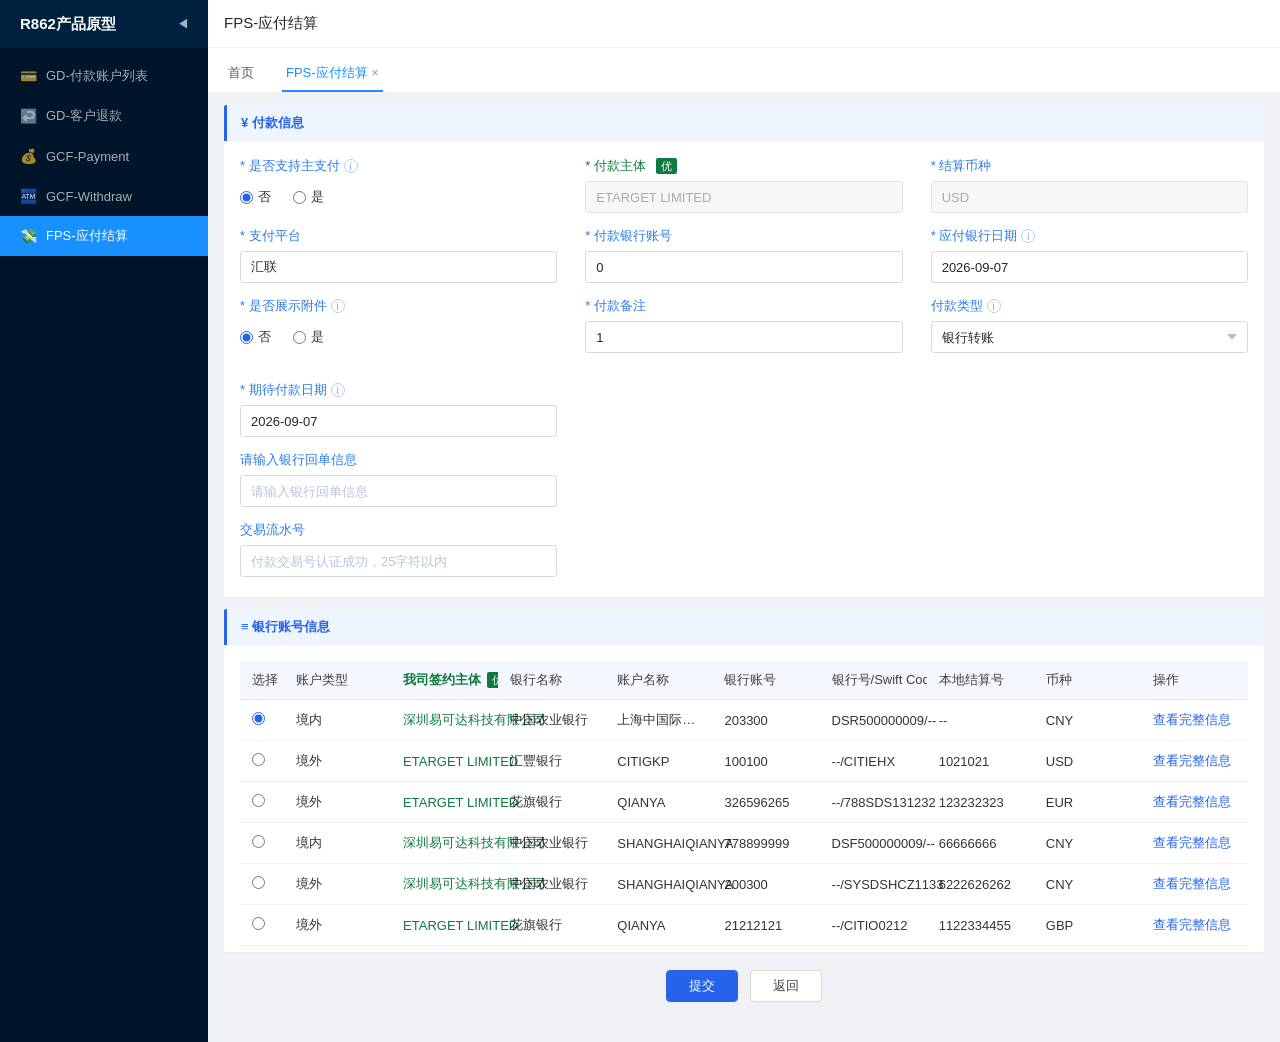
<file: fps.html>
<!DOCTYPE html>
<html lang="zh-CN">
<head>
<meta charset="UTF-8">
<meta name="viewport" content="width=device-width, initial-scale=1.0">
<title>FPS-应付结算</title>
<link rel="stylesheet" href="assets/common.css">
<style>
  /* ===== 分区标题 ===== */
  .fps-section {
    background: #fff;
    border-radius: 2px;
    box-shadow: 0 1px 2px rgba(0,0,0,.03);
    margin-bottom: 12px;
    overflow: hidden;
  }
  .fps-section-head {
    display: flex;
    align-items: center;
    gap: 6px;
    padding: 9px 14px;
    background: #eef5ff;
    color: #2563eb;
    font-size: 13px;
    font-weight: 600;
    border-left: 3px solid #2563eb;
  }
  .fps-section-body { padding: 16px 16px 6px; }

  /* ===== 付款信息三列布局 ===== */
  .fps-grid {
    display: grid;
    grid-template-columns: repeat(3, minmax(0, 1fr));
    gap: 14px 28px;
  }
  @media (max-width: 1100px) { .fps-grid { grid-template-columns: 1fr; } }

  .fps-field { margin-bottom: 14px; }
  .fps-field > .fps-label {
    display: flex;
    align-items: center;
    gap: 4px;
    margin-bottom: 6px;
    color: #2b7ce9;
  }
  .fps-label .info {
    display: inline-block;
    width: 14px; height: 14px;
    line-height: 13px;
    text-align: center;
    border: 1px solid #b7cdf3;
    border-radius: 50%;
    font-size: 10px;
    color: #7aa7e8;
    cursor: help;
  }
  .fps-field input[type="text"],
  .fps-field select {
    width: 100%;
    height: 32px;
    padding: 0 10px;
    border: 1px solid #d9d9d9;
    border-radius: 3px;
    font-size: 13px;
    color: rgba(0,0,0,.85);
    outline: none;
    background: #fff;
  }
  .fps-field select {
    appearance: none;
    padding-right: 30px;
    background-image: url("data:image/svg+xml,%3Csvg xmlns='http://www.w3.org/2000/svg' width='10' height='6'%3E%3Cpath d='M0 0l5 6 5-6z' fill='%23bfbfbf'/%3E%3C/svg%3E");
    background-repeat: no-repeat;
    background-position: right 10px center;
  }
  .fps-field select:disabled,
  .fps-field input:disabled {
    background: #f5f5f5;
    color: rgba(0,0,0,.45);
    cursor: not-allowed;
  }
  .fps-field input:hover, .fps-field select:hover { border-color: #40a9ff; }
  .fps-field input:focus, .fps-field select:focus { border-color: #2563eb; box-shadow: 0 0 0 2px rgba(37,99,235,.12); }
  .fps-field input::placeholder { color: #b8c4d9; }

  /* 单选组 */
  .fps-radios { display: flex; align-items: center; gap: 22px; height: 32px; }
  .fps-radios label { display: inline-flex; align-items: center; gap: 5px; color: rgba(0,0,0,.8); cursor: pointer; }
  .fps-radios input { accent-color: #2563eb; }

  /* ===== 银行账号信息表 ===== */
  .fps-table-card { overflow-x: auto; }
  .fps-table { width: 100%; border-collapse: collapse; min-width: 980px; }
  .fps-table th {
    background: #f4f7fe;
    text-align: left;
    font-weight: 500;
    color: rgba(0,0,0,.75);
    padding: 10px 12px;
    border-bottom: 1px solid #e5e7eb;
    white-space: nowrap;
  }
  .fps-table td {
    padding: 11px 12px;
    border-bottom: 1px solid #f0f0f0;
    color: rgba(0,0,0,.8);
    white-space: nowrap;
  }
  .fps-table tbody tr:hover td { background: #f8fafc; }
  .fps-table input[type="radio"] { accent-color: #2563eb; cursor: pointer; }
  .fps-table a { color: #2563eb; text-decoration: none; cursor: pointer; white-space: nowrap; }
  .fps-table a:hover { text-decoration: underline; }
  .fps-table td.ellipsis { max-width: 200px; overflow: hidden; text-overflow: ellipsis; }

  /* ===== 查看完整信息弹窗 ===== */
  .fu-mask {
    position: fixed;
    inset: 0;
    background: rgba(0,0,0,.45);
    display: none;
    align-items: flex-start;
    justify-content: center;
    overflow-y: auto;
    z-index: 1000;
    padding: 32px 16px;
  }
  .fu-mask.open { display: flex; }
  .fu-modal {
    width: 1080px;
    max-width: 100%;
    background: #fff;
    border-radius: 4px;
    box-shadow: 0 8px 24px rgba(0,0,0,.18);
  }
  .fu-header {
    display: flex;
    align-items: center;
    justify-content: space-between;
    padding: 14px 18px;
  }
  .fu-header .fu-title { font-size: 15px; font-weight: 600; }
  .fu-close {
    border: none;
    background: transparent;
    font-size: 16px;
    color: rgba(0,0,0,.55);
    cursor: pointer;
    width: 26px; height: 26px;
    border-radius: 4px;
    display: flex; align-items: center; justify-content: center;
  }
  .fu-close:hover { background: #f0f0f0; color: rgba(0,0,0,.85); }

  .fu-body { padding: 0 18px 6px; max-height: 72vh; overflow-y: auto; }
  .fu-table { width: 100%; border-collapse: collapse; }
  .fu-table td {
    border: 1px solid #e3e3e3;
    padding: 7px 12px;
    font-size: 12px;
    color: rgba(0,0,0,.8);
    word-break: break-all;
  }
  .fu-table td.k { width: 26%; background: #ececec; font-family: Consolas, Menlo, monospace; }
  .fu-table td.n { width: 34%; background: #ececec; }
  .fu-table tr:nth-child(even) td.v { background: #f7f7f7; }
  .fu-footer { padding: 16px 0 20px; display: flex; justify-content: center; }
  .fu-back {
    height: 30px;
    padding: 0 20px;
    background: #fff;
    border: 1px solid #d9d9d9;
    border-radius: 3px;
    font-size: 13px;
    color: rgba(0,0,0,.8);
    cursor: pointer;
  }
  .fu-back:hover { border-color: #2563eb; color: #2563eb; }

  /* ===== 更新字段标记（深绿色 + update 标识） ===== */
  .updated { color: #0f7a3d; }
  .fps-field .fps-label.updated { color: #0f7a3d; }
  .badge-update {
    display: inline-block;
    margin-left: 6px;
    padding: 0 5px;
    font-size: 11px;
    line-height: 16px;
    color: #fff;
    background: #0f7a3d;
    border-radius: 2px;
    font-weight: 400;
  }
  .fps-table th.updated { color: #0f7a3d; font-weight: 600; }
  .fu-table td.n.updated { color: #0f7a3d; }
  .fps-table td.contractor-cell { color: #0f7a3d; }

  /* ===== 底部操作按钮 ===== */
  .fps-footer {
    display: flex;
    justify-content: center;
    gap: 12px;
    padding: 6px 0 16px;
  }
  .fps-btn {
    height: 32px;
    padding: 0 22px;
    border-radius: 4px;
    font-size: 13px;
    cursor: pointer;
  }
  .fps-btn-primary { background: #2563eb; border: 1px solid #2563eb; color: #fff; }
  .fps-btn-primary:hover { background: #1d4ed8; }
  .fps-btn-plain { background: #fff; border: 1px solid #d9d9d9; color: rgba(0,0,0,.75); }
  .fps-btn-plain:hover { border-color: #2563eb; color: #2563eb; }

  /* 确认弹窗提示语 */
  .confirm-text { padding: 18px 20px 22px; font-size: 13px; line-height: 1.7; color: #0f7a3d; }
  .m-modal.narrow { width: 460px; }
  .m-header.left { justify-content: flex-start; }
</style>
</head>
<body>

<div class="layout">

  <!-- 侧边栏（由 assets/app.js 渲染） -->
  <aside class="sider" id="sider"></aside>

  <div class="main">

    <header class="header" id="appHeader"></header>

    <div class="tabs" id="appTabs"></div>

    <div id="appContent">
    <div class="page">

      <!-- 付款信息 -->
      <div class="fps-section">
        <div class="fps-section-head">¥ 付款信息</div>
        <div class="fps-section-body">
          <div class="fps-grid">

            <!-- 第一列 -->
            <div>
              <div class="fps-field">
                <span class="fps-label">* 是否支持主支付<span class="info">i</span></span>
                <div class="fps-radios">
                  <label><input type="radio" name="mainPay" checked> 否</label>
                  <label><input type="radio" name="mainPay"> 是</label>
                </div>
              </div>
              <div class="fps-field">
                <span class="fps-label">* 支付平台</span>
                <input type="text" value="汇联">
              </div>
              <div class="fps-field">
                <span class="fps-label">* 是否展示附件<span class="info">i</span></span>
                <div class="fps-radios">
                  <label><input type="radio" name="showAttach" checked> 否</label>
                  <label><input type="radio" name="showAttach"> 是</label>
                </div>
              </div>
            </div>

            <!-- 第二列 -->
            <div>
              <div class="fps-field">
                <span class="fps-label updated">* 付款主体<span class="badge-update">优</span></span>
                <select disabled id="paySubject">
                  <option selected>ETARGET LIMITED</option>
                </select>
              </div>
              <div class="fps-field">
                <span class="fps-label">* 付款银行账号</span>
                <input type="text" value="0">
              </div>
              <div class="fps-field">
                <span class="fps-label">* 付款备注</span>
                <input type="text" value="1">
              </div>
            </div>

            <!-- 第三列 -->
            <div>
              <div class="fps-field">
                <span class="fps-label">* 结算币种</span>
                <select disabled>
                  <option selected>USD</option>
                </select>
              </div>
              <div class="fps-field">
                <span class="fps-label">* 应付银行日期<span class="info">i</span></span>
                <input type="text" value="2026-09-07">
              </div>
              <div class="fps-field">
                <span class="fps-label">付款类型<span class="info">i</span></span>
                <select>
                  <option selected>银行转账</option>
                  <option>现金</option>
                  <option>支票</option>
                </select>
              </div>
            </div>

            <!-- 第四列 -->
            <div>
              <div class="fps-field">
                <span class="fps-label">* 期待付款日期<span class="info">i</span></span>
                <input type="text" value="2026-09-07">
              </div>
              <div class="fps-field">
                <span class="fps-label">请输入银行回单信息</span>
                <input type="text" placeholder="请输入银行回单信息">
              </div>
              <div class="fps-field">
                <span class="fps-label">交易流水号</span>
                <input type="text" placeholder="付款交易号认证成功，25字符以内">
              </div>
            </div>

          </div>
        </div>
      </div>

      <!-- 银行账号信息 -->
      <div class="fps-section">
        <div class="fps-section-head">≡ 银行账号信息</div>
        <div class="fps-section-body fps-table-card">
          <table class="fps-table">
            <thead>
              <tr>
                <th style="width:44px">选择</th>
                <th>账户类型</th>
                <th class="updated">我司签约主体<span class="badge-update">优</span></th>
                <th>银行名称</th>
                <th>账户名称</th>
                <th>银行账号</th>
                <th>银行号/Swift Code</th>
                <th>本地结算号</th>
                <th>币种</th>
                <th>操作</th>
              </tr>
            </thead>
            <tbody id="fpsBody">
              <tr>
                <td><input type="radio" name="fpsAcc" checked></td>
                <td>境内</td>
                <td class="contractor-cell">深圳易可达科技有限公司</td>
                <td>中国农业银行</td>
                <td class="ellipsis">上海中国际货运代理有限公司</td>
                <td>203300</td>
                <td>DSR500000009/--</td>
                <td>--</td>
                <td>CNY</td>
                <td><a>查看完整信息</a></td>
              </tr>
              <tr>
                <td><input type="radio" name="fpsAcc"></td>
                <td>境外</td>
                <td class="contractor-cell">ETARGET LIMITED</td>
                <td>汇豐银行</td>
                <td>CITIGKP</td>
                <td>100100</td>
                <td>--/CITIEHX</td>
                <td>1021021</td>
                <td>USD</td>
                <td><a>查看完整信息</a></td>
              </tr>
              <tr>
                <td><input type="radio" name="fpsAcc"></td>
                <td>境外</td>
                <td class="contractor-cell">ETARGET LIMITED</td>
                <td>花旗银行</td>
                <td>QIANYA</td>
                <td>326596265</td>
                <td>--/788SDS131232</td>
                <td>123232323</td>
                <td>EUR</td>
                <td><a>查看完整信息</a></td>
              </tr>
              <tr>
                <td><input type="radio" name="fpsAcc"></td>
                <td>境内</td>
                <td class="contractor-cell">深圳易可达科技有限公司</td>
                <td>中国农业银行</td>
                <td>SHANGHAIQIANYA</td>
                <td>778899999</td>
                <td>DSF500000009/--</td>
                <td>66666666</td>
                <td>CNY</td>
                <td><a>查看完整信息</a></td>
              </tr>
              <tr>
                <td><input type="radio" name="fpsAcc"></td>
                <td>境外</td>
                <td class="contractor-cell">深圳易可达科技有限公司</td>
                <td>中国农业银行</td>
                <td>SHANGHAIQIANYA</td>
                <td>200300</td>
                <td>--/SYSDSHCZ1133</td>
                <td>6222626262</td>
                <td>CNY</td>
                <td><a>查看完整信息</a></td>
              </tr>
              <tr>
                <td><input type="radio" name="fpsAcc"></td>
                <td>境外</td>
                <td class="contractor-cell">ETARGET LIMITED</td>
                <td>花旗银行</td>
                <td>QIANYA</td>
                <td>21212121</td>
                <td>--/CITIO0212</td>
                <td>1122334455</td>
                <td>GBP</td>
                <td><a>查看完整信息</a></td>
              </tr>
            </tbody>
          </table>
        </div>
      </div>

      <!-- 底部操作按钮 -->
      <div class="fps-footer">
        <button class="fps-btn fps-btn-primary" id="fpsSubmitBtn">提交</button>
        <button class="fps-btn fps-btn-plain" id="fpsBackBtn">返回</button>
      </div>

      <!-- 提交确认弹窗 -->
      <div class="m-modal-mask" id="fpsConfirmModal">
        <div class="m-modal narrow">
          <div class="m-header left">
            <span class="m-title">提示<span class="badge-update">优</span></span>
            <button class="m-close" id="fpsConfirmClose" title="关闭">×</button>
          </div>
          <div class="confirm-text">
            当前勾选的服务商收款账号我司签约主体与申请单付款主体不一致、付款信息的支付币种和银行账号信息的币种不一致，可能会被退单，请确认是否继续提交
          </div>
          <div class="m-footer">
            <button class="m-btn-cancel" id="fpsConfirmCancel">取消</button>
            <button class="m-btn-confirm" id="fpsConfirmOk">确定</button>
          </div>
        </div>
      </div>

      <!-- 查看完整信息 弹窗 -->
      <div class="fu-mask" id="fullInfoModal">
        <div class="fu-modal">
          <div class="fu-header">
            <span class="fu-title">查看完整信息</span>
            <button class="fu-close" id="fuCloseBtn" title="关闭">×</button>
          </div>
          <div class="fu-body">
            <table class="fu-table">
              <tbody>
                <tr><td class="k">sap_code</td><td class="n">供应商编码</td><td class="v">PS16997945</td></tr>
                <tr><td class="k">ContractorCode</td><td class="n updated">我司签约主体<span class="badge-update">优</span></td><td class="v" id="fiContractor">ETARGET LIMITED</td></tr>
                <tr><td class="k">business_supplier_code</td><td class="n">业务系统供应商编码</td><td class="v">IR7356</td></tr>
                <tr><td class="k">bank_code</td><td class="n">银行代码:如:ABC(中国农业银行)</td><td class="v" id="fiBankCode">CIT</td></tr>
                <tr><td class="k">bank_name</td><td class="n">银行名称:如:中国农业银行</td><td class="v" id="fiBankName">花旗银行</td></tr>
                <tr><td class="k">account_type</td><td class="n">账户类型:0:境内,1:境外</td><td class="v" id="fiAccountType">1</td></tr>
                <tr><td class="k">account_type_name</td><td class="n">账户类型名称:境内或境外</td><td class="v" id="fiAccountTypeName">境外</td></tr>
                <tr><td class="k">opening_bank_name</td><td class="n">开户行名称:如:招商银行深圳四海支行</td><td class="v">CITIXGP</td></tr>
                <tr><td class="k">account_name</td><td class="n">账户名称:银行账号持有者</td><td class="v" id="fiAccountName">CITIXGP</td></tr>
                <tr><td class="k">bank_account</td><td class="n">银行账号</td><td class="v" id="fiBankAccount">100100</td></tr>
                <tr><td class="k">currency_code</td><td class="n">币种</td><td class="v" id="fiCurrencyCode">USD</td></tr>
                <tr><td class="k">currency_name</td><td class="n">币种名称</td><td class="v" id="fiCurrencyName">美国 美元</td></tr>
                <tr><td class="k">bank_country</td><td class="n">开户行国家/地区</td><td class="v">HK</td></tr>
                <tr><td class="k">bank_country_name</td><td class="n">开户行国家/地区名称</td><td class="v">the Hong Kong Special Administrative Region of Chi</td></tr>
                <tr><td class="k">bank_province</td><td class="n">开户行省份</td><td class="v">HK</td></tr>
                <tr><td class="k">bank_province_name</td><td class="n">开户行省份名称</td><td class="v">Haut-Katanga</td></tr>
                <tr><td class="k">bank_city</td><td class="n">开户行城市</td><td class="v"></td></tr>
                <tr><td class="k">bank_city_name</td><td class="n">开户行城市名称</td><td class="v"></td></tr>
                <tr><td class="k">bank_address</td><td class="n">开户行地址</td><td class="v"></td></tr>
                <tr><td class="k">union_number</td><td class="n">联行号</td><td class="v"></td></tr>
                <tr><td class="k">bsb_code</td><td class="n">BSB code</td><td class="v" id="fiBsb">1021021</td></tr>
                <tr><td class="k">swift_code</td><td class="n">SwiftCode</td><td class="v" id="fiSwift">CITIE2X</td></tr>
                <tr><td class="k">payee_country</td><td class="n">收款人国家/地区</td><td class="v">HK</td></tr>
                <tr><td class="k">payee_country_name</td><td class="n">收款人国家/地区名称</td><td class="v">the Hong Kong Special Administrative Region of Chi</td></tr>
                <tr><td class="k">payee_province</td><td class="n">收款人省/州</td><td class="v">HK</td></tr>
                <tr><td class="k">payee_province_name</td><td class="n">收款人省/州名称</td><td class="v">Haut-Katanga</td></tr>
                <tr><td class="k">payee_city</td><td class="n">收款人城市</td><td class="v">KONGKONG</td></tr>
                <tr><td class="k">payee_street</td><td class="n">收款人详细地址-街道名</td><td class="v">1</td></tr>
                <tr><td class="k">payee_build_number</td><td class="n">收款人详细地址-建筑号(门牌号)</td><td class="v">1</td></tr>
                <tr><td class="k">payee_post_code</td><td class="n">收款人详细地址-邮编</td><td class="v">10100</td></tr>
                <tr><td class="k">freeze_status</td><td class="n">冻结状态</td><td class="v">1</td></tr>
                <tr><td class="k">freeze_status_name</td><td class="n">冻结状态名称</td><td class="v">开户</td></tr>
                <tr><td class="k">is_private</td><td class="n">是否对私银行1:对私;2:对公 默认对公</td><td class="v">2</td></tr>
              </tbody>
            </table>
          </div>
          <div class="fu-footer">
            <button class="fu-back" id="fuBackBtn">返 回</button>
          </div>
        </div>
      </div>

    </div>
    </div><!-- /#appContent -->

  </div><!-- /.main -->
</div><!-- /.layout -->

<script src="assets/app.js" data-page="fps"></script>
<script>
  /* 点击整行选中单选 */
  var rows = document.querySelectorAll('#fpsBody tr');
  rows.forEach(function (tr) {
    tr.addEventListener('click', function (e) {
      if (e.target.tagName === 'A') return;
      var radio = tr.querySelector('input[type="radio"]');
      if (radio) radio.checked = true;
    });
  });

  /* ===== 查看完整信息弹窗：按行填充 ===== */
  var fullInfoModal = document.getElementById('fullInfoModal');
  var currencyNames = {
    'CNY': '中国 人民币',
    'USD': '美国 美元',
    'EUR': '欧元区 欧元',
    'GBP': '英国 英镑',
    'JPY': '日本 日元',
    'HKD': '中国香港 港币'
  };
  var bankCodes = {
    '中国农业银行': 'ABC',
    '汇豐银行': 'HSBC',
    '花旗银行': 'CIT'
  };

  function setText(id, text) {
    var el = document.getElementById(id);
    if (el) el.textContent = text;
  }

  function openFullInfo(row) {
    var tds = row.querySelectorAll('td');
    /* 列顺序：单选/账户类型/我司签约主体/银行名称/账户名称/银行账号/银行号与Swift/本地结算号/币种 */
    var accountType = tds[1].textContent.trim();
    var contractor = tds[2].textContent.trim();
    var bankName = tds[3].textContent.trim();
    var swiftCell = tds[6].textContent.trim();
    var currency = tds[8].textContent.trim();

    setText('fiContractor', contractor || (currency === 'CNY' ? '深圳易可达科技有限公司' : 'ETARGET LIMITED'));
    setText('fiBankName', bankName);
    setText('fiBankCode', bankCodes[bankName] || '--');
    setText('fiAccountType', accountType === '境内' ? '0' : '1');
    setText('fiAccountTypeName', accountType);
    setText('fiAccountName', tds[4].textContent.trim());
    setText('fiBankAccount', tds[5].textContent.trim());
    setText('fiCurrencyCode', currency);
    setText('fiCurrencyName', currencyNames[currency] || currency);
    setText('fiBsb', tds[7].textContent.trim());

    /* 银行号/Swift Code 形如 "XXX/--" 或 "--/YYY"，取非空的一段 */
    var parts = swiftCell.split('/');
    var swift = parts.length > 1 ? (parts[1] !== '--' ? parts[1] : parts[0]) : swiftCell;
    setText('fiSwift', swift);

    fullInfoModal.classList.add('open');
  }
  function closeFullInfo() { fullInfoModal.classList.remove('open'); }

  document.querySelectorAll('#fpsBody a').forEach(function (a) {
    a.addEventListener('click', function (e) {
      e.stopPropagation();
      openFullInfo(a.closest('tr'));
    });
  });
  /* ===== 提交 / 返回 ===== */
  var confirmModal = document.getElementById('fpsConfirmModal');

  function closeConfirm() { confirmModal.classList.remove('open'); }

  document.getElementById('fpsSubmitBtn').addEventListener('click', function () {
    /* 取当前勾选行的「我司签约主体」，与付款主体比对 */
    var checked = document.querySelector('#fpsBody input[type="radio"]:checked');
    var contractor = '';
    if (checked) {
      var tr = checked.closest('tr');
      var tds = tr.querySelectorAll('td');
      contractor = tds[2].textContent.trim();
    }
    var paySubject = document.getElementById('paySubject').value.trim();

    if (contractor && contractor !== paySubject) {
      confirmModal.classList.add('open');     /* 不一致：提示确认 */
    }
    /* 一致时原型阶段直接跳过，可在接入接口后提交 */
  });

  document.getElementById('fpsBackBtn').addEventListener('click', function () {
    /* 原型：返回上一页 */
    if (history.length > 1) history.back();
    else location.href = 'index.html';
  });

  document.getElementById('fpsConfirmClose').addEventListener('click', closeConfirm);
  document.getElementById('fpsConfirmCancel').addEventListener('click', closeConfirm);
  document.getElementById('fpsConfirmOk').addEventListener('click', closeConfirm);
  confirmModal.addEventListener('click', function (e) {
    if (e.target === confirmModal) closeConfirm();
  });

  document.getElementById('fuCloseBtn').addEventListener('click', closeFullInfo);
  document.getElementById('fuBackBtn').addEventListener('click', closeFullInfo);
  fullInfoModal.addEventListener('click', function (e) {
    if (e.target === fullInfoModal) closeFullInfo();
  });
</script>

</body>
</html>
</file>
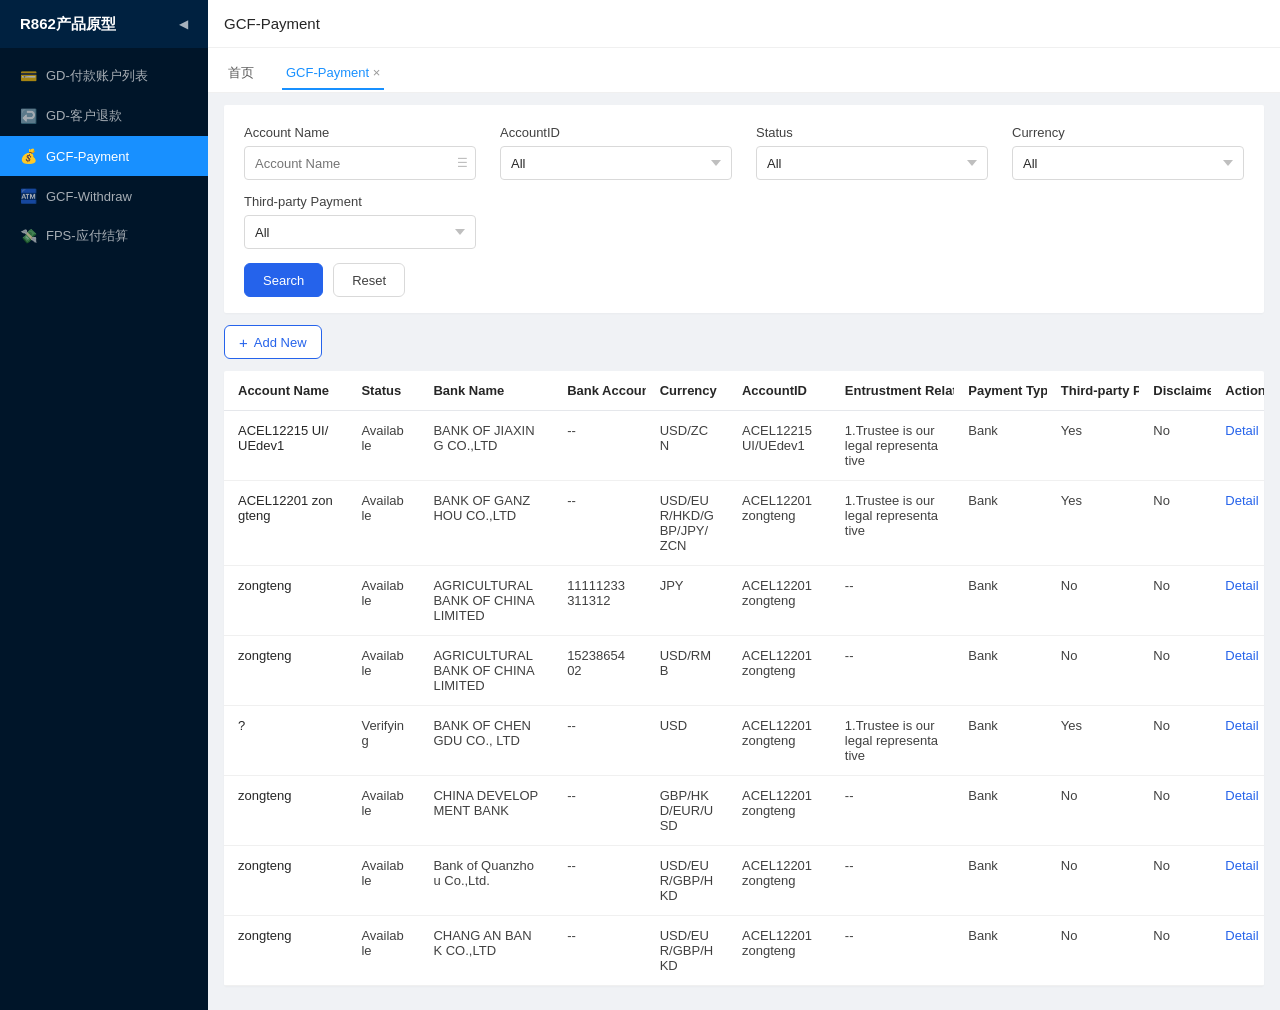
<file: payment.html>
<!DOCTYPE html>
<html lang="en">
<head>
<meta charset="UTF-8">
<meta name="viewport" content="width=device-width, initial-scale=1.0">
<title>GCF-Payment</title>
<link rel="stylesheet" href="assets/common.css">
<style>
  /* ===== GCF-Payment 页面样式 ===== */
  .gcf-card {
    background: #fff;
    border-radius: 2px;
    padding: 20px 20px 16px;
    box-shadow: 0 1px 2px rgba(0,0,0,.03);
    margin-bottom: 12px;
  }

  .gcf-filters {
    display: grid;
    grid-template-columns: repeat(4, 1fr);
    gap: 14px 24px;
  }
  .gcf-field label {
    display: block;
    margin-bottom: 6px;
    color: rgba(0,0,0,.75);
    font-size: 13px;
  }
  .gcf-field .gcf-control { position: relative; }
  .gcf-field input[type="text"],
  .gcf-field select {
    width: 100%;
    height: 34px;
    padding: 0 30px 0 10px;
    border: 1px solid #d9d9d9;
    border-radius: 4px;
    font-size: 13px;
    color: rgba(0,0,0,.85);
    outline: none;
    background: #fff;
  }
  .gcf-field select {
    appearance: none;
    background-image: url("data:image/svg+xml,%3Csvg xmlns='http://www.w3.org/2000/svg' width='10' height='6'%3E%3Cpath d='M0 0l5 6 5-6z' fill='%23bfbfbf'/%3E%3C/svg%3E");
    background-repeat: no-repeat;
    background-position: right 10px center;
  }
  .gcf-field input:hover, .gcf-field select:hover { border-color: #40a9ff; }
  .gcf-field input:focus, .gcf-field select:focus { border-color: #2563eb; box-shadow: 0 0 0 2px rgba(37,99,235,.12); }

  .gcf-field .gcf-suffix {
    position: absolute;
    right: 8px; top: 50%;
    transform: translateY(-50%);
    color: #bfbfbf;
    font-size: 12px;
    pointer-events: none;
  }

  .gcf-actions { margin-top: 14px; display: flex; gap: 10px; }
  .gcf-btn-search {
    height: 34px;
    padding: 0 18px;
    background: #2563eb;
    border: 1px solid #2563eb;
    color: #fff;
    border-radius: 6px;
    font-size: 13px;
    cursor: pointer;
  }
  .gcf-btn-search:hover { background: #1d4ed8; }
  .gcf-btn-reset {
    height: 34px;
    padding: 0 18px;
    background: #fff;
    border: 1px solid #d9d9d9;
    color: rgba(0,0,0,.75);
    border-radius: 6px;
    font-size: 13px;
    cursor: pointer;
  }
  .gcf-btn-reset:hover { border-color: #2563eb; color: #2563eb; }

  .gcf-add {
    display: inline-flex;
    align-items: center;
    gap: 6px;
    height: 34px;
    padding: 0 14px;
    background: #fff;
    border: 1px solid #2563eb;
    color: #2563eb;
    border-radius: 6px;
    font-size: 13px;
    cursor: pointer;
    margin-bottom: 12px;
  }
  .gcf-add:hover { background: #eff6ff; }
  .gcf-add .plus { font-size: 15px; line-height: 1; }

  /* ===== 可搜索单选下拉（Other Bank Name） ===== */
  .gcf-combo { position: relative; }
  .gcf-combo .combo-input {
    width: 100%;
    height: 34px;
    padding: 0 30px 0 10px;
    border: 1px solid #d9d9d9;
    border-radius: 4px;
    font-size: 13px;
    color: rgba(0,0,0,.85);
    outline: none;
    cursor: pointer;
    background: #fff;
  }
  .gcf-combo .combo-input:hover { border-color: #40a9ff; }
  .gcf-combo .combo-input:focus { border-color: #2563eb; box-shadow: 0 0 0 2px rgba(37,99,235,.12); }
  .gcf-combo .combo-caret {
    position: absolute;
    right: 10px; top: 10px;
    color: #bfbfbf;
    font-size: 10px;
    pointer-events: none;
  }
  .gcf-combo .combo-list {
    display: none;
    position: absolute;
    z-index: 20;
    top: 38px; left: 0; right: 0;
    max-height: 200px;
    overflow-y: auto;
    margin: 0;
    padding: 4px 0;
    list-style: none;
    background: #fff;
    border: 1px solid #e5e7eb;
    border-radius: 4px;
    box-shadow: 0 6px 16px rgba(0,0,0,.12);
  }
  .gcf-combo.open .combo-list { display: block; }
  .gcf-combo .combo-list li {
    padding: 7px 12px;
    cursor: pointer;
    color: rgba(0,0,0,.85);
  }
  .gcf-combo .combo-list li:hover,
  .gcf-combo .combo-list li.active { background: #eff6ff; color: #2563eb; }
  .gcf-combo .combo-list li.no-result { color: rgba(0,0,0,.45); cursor: default; }
  .gcf-combo .combo-list li.no-result:hover { background: transparent; color: rgba(0,0,0,.45); }

  /* ===== 表格 ===== */
  .gcf-table-card {
    background: #fff;
    border-radius: 2px;
    box-shadow: 0 1px 2px rgba(0,0,0,.03);
    overflow-x: auto;
  }
  .gcf-table { width: 100%; border-collapse: collapse; min-width: 1080px; }
  .gcf-table th {
    text-align: left;
    font-weight: 600;
    color: rgba(0,0,0,.85);
    padding: 12px 14px;
    border-bottom: 1px solid #e5e7eb;
    white-space: nowrap;
    background: #fff;
  }
  .gcf-table th .info {
    display: inline-block;
    width: 14px; height: 14px;
    line-height: 14px;
    text-align: center;
    border: 1px solid #bfbfbf;
    border-radius: 50%;
    font-size: 10px;
    color: #bfbfbf;
    margin-left: 4px;
    cursor: help;
  }
  .gcf-table td {
    padding: 12px 14px;
    border-bottom: 1px solid #f0f0f0;
    color: rgba(0,0,0,.75);
    vertical-align: top;
    word-break: break-all;
  }
  .gcf-table tbody tr:hover td { background: #f8fafc; }
  .gcf-table .cell-strong { color: rgba(0,0,0,.85); }

  .gcf-actions-cell { white-space: nowrap; }
  .gcf-actions-cell a { color: #2563eb; text-decoration: none; cursor: pointer; margin-right: 12px; }
  .gcf-actions-cell a:hover { color: #1d4ed8; text-decoration: underline; }
  .gcf-actions-cell a.danger { color: #ef4444; }
  .gcf-actions-cell a.danger:hover { color: #dc2626; }

  /* ===== Add New 弹窗 ===== */
  .gcf-modal-mask {
    position: fixed;
    inset: 0;
    background: rgba(0,0,0,.45);
    display: none;
    align-items: flex-start;
    justify-content: center;
    overflow-y: auto;
    z-index: 1000;
    padding: 32px 16px;
  }
  .gcf-modal-mask.open { display: flex; }

  .gcf-modal {
    width: 760px;
    max-width: 100%;
    background: #fff;
    border-radius: 6px;
    box-shadow: 0 8px 24px rgba(0,0,0,.18);
  }
  .gcf-modal-header {
    display: flex;
    align-items: center;
    justify-content: center;
    position: relative;
    padding: 16px 20px;
    border-bottom: 1px solid #f0f0f0;
  }
  .gcf-modal-header .gcf-modal-title { font-size: 15px; font-weight: 600; }
  .gcf-modal-close {
    position: absolute;
    right: 14px; top: 50%;
    transform: translateY(-50%);
    border: none;
    background: transparent;
    font-size: 18px;
    color: rgba(0,0,0,.45);
    cursor: pointer;
    width: 28px; height: 28px;
    border-radius: 4px;
    display: flex; align-items: center; justify-content: center;
  }
  .gcf-modal-close:hover { background: #f0f0f0; color: rgba(0,0,0,.85); }

  .gcf-modal-body { padding: 20px 28px 4px; max-height: 66vh; overflow-y: auto; }

  .gcf-form-item { display: flex; margin-bottom: 14px; }
  .gcf-form-label {
    flex: 0 0 190px;
    padding-top: 7px;
    text-align: right;
    color: rgba(0,0,0,.85);
  }
  .gcf-form-label .req { color: #ef4444; margin-right: 2px; }
  .gcf-form-label .info {
    display: inline-block;
    width: 14px; height: 14px;
    line-height: 13px;
    text-align: center;
    border: 1px solid #bfbfbf;
    border-radius: 50%;
    font-size: 10px;
    color: #bfbfbf;
    margin-left: 3px;
    cursor: help;
  }
  .gcf-form-controls { flex: 1; min-width: 0; margin-left: 12px; }

  .gcf-form-controls input[type="text"],
  .gcf-form-controls select {
    width: 100%;
    height: 34px;
    padding: 0 10px;
    border: 1px solid #d9d9d9;
    border-radius: 4px;
    font-size: 13px;
    color: rgba(0,0,0,.85);
    outline: none;
    background: #fff;
  }
  .gcf-form-controls select {
    padding-right: 30px;
    appearance: none;
    background-image: url("data:image/svg+xml,%3Csvg xmlns='http://www.w3.org/2000/svg' width='10' height='6'%3E%3Cpath d='M0 0l5 6 5-6z' fill='%23bfbfbf'/%3E%3C/svg%3E");
    background-repeat: no-repeat;
    background-position: right 10px center;
  }
  .gcf-form-controls input:hover, .gcf-form-controls select:hover { border-color: #40a9ff; }
  .gcf-form-controls input:focus, .gcf-form-controls select:focus { border-color: #2563eb; box-shadow: 0 0 0 2px rgba(37,99,235,.12); }

  .gcf-notice {
    margin-top: 6px;
    color: #f59e0b;
    font-size: 12px;
    line-height: 1.6;
  }
  /* 常显说明文字 */
  .gcf-tip {
    margin-top: 6px;
    color: #FA8C16;
    font-size: 12px;
    line-height: 1.6;
  }

  .gcf-check-group { display: flex; flex-wrap: wrap; padding-top: 6px; }
  .gcf-check-group label {
    display: inline-flex;
    align-items: center;
    gap: 6px;
    margin: 0 0 10px 0;
    width: 25%;
    min-width: 90px;
    color: rgba(0,0,0,.85);
    cursor: pointer;
  }
  .gcf-check-group.vertical { flex-direction: column; }
  .gcf-check-group.vertical label { width: 100%; margin-bottom: 10px; }

  .gcf-modal-footer {
    padding: 14px 20px;
    display: flex;
    justify-content: center;
    gap: 12px;
  }
  .gcf-btn-cancel {
    height: 34px;
    padding: 0 22px;
    background: #fff;
    border: 1px solid #d9d9d9;
    color: rgba(0,0,0,.75);
    border-radius: 6px;
    font-size: 13px;
    cursor: pointer;
  }
  .gcf-btn-cancel:hover { border-color: #2563eb; color: #2563eb; }
  .gcf-btn-confirm {
    height: 34px;
    padding: 0 22px;
    background: #2563eb;
    border: 1px solid #2563eb;
    color: #fff;
    border-radius: 6px;
    font-size: 13px;
    cursor: pointer;
  }
  .gcf-btn-confirm:hover { background: #1d4ed8; }

  /* ===== Edit 弹窗 ===== */
  .gcf-modal.edit-modal { width: 760px; }
  .gcf-form-controls input[readonly],
  .gcf-form-controls input[disabled],
  .gcf-form-controls select[disabled] {
    background: #f5f5f5;
    color: rgba(0,0,0,.45);
    cursor: not-allowed;
  }
  .gcf-form-controls input[disabled] { padding-right: 10px; }

  .gcf-radio-group { padding-top: 6px; }
  .gcf-radio-group.locked { opacity: .55; }
  .gcf-radio-group label {
    display: flex;
    align-items: center;
    gap: 8px;
    margin-bottom: 12px;
    color: rgba(0,0,0,.85);
    cursor: pointer;
  }
  .gcf-radio-group input { accent-color: #2563eb; }

  .gcf-modal-footer.center { justify-content: center; }

  /* ===== Detail 弹窗 ===== */
  .dtl-section {
    border: 1px solid #e5e7eb;
    border-radius: 4px;
    margin-bottom: 16px;
    overflow: hidden;
  }
  .dtl-section-head {
    background: #f3f4f6;
    padding: 10px 16px;
    font-weight: 600;
    color: rgba(0,0,0,.85);
  }
  .dtl-section-head .info {
    display: inline-block;
    width: 14px; height: 14px;
    line-height: 13px;
    text-align: center;
    border: 1px solid #bfbfbf;
    border-radius: 50%;
    font-size: 10px;
    color: #bfbfbf;
    margin-left: 4px;
    cursor: help;
  }
  .dtl-grid {
    display: grid;
    grid-template-columns: repeat(3, 1fr);
    gap: 16px 24px;
    padding: 16px;
  }
  .dtl-item { display: flex; align-items: baseline; }
  .dtl-item .dtl-label {
    flex: 0 0 44%;
    color: rgba(0,0,0,.55);
    white-space: nowrap;
  }
  .dtl-item .dtl-value {
    flex: 1;
    color: rgba(0,0,0,.85);
    word-break: break-all;
  }
  .dtl-item .dtl-value a { color: #2563eb; text-decoration: none; cursor: pointer; }
  .dtl-item .dtl-value a:hover { text-decoration: underline; }
  .dtl-item.tall { align-items: flex-start; }
  .dtl-item.tall .dtl-value { line-height: 1.6; }
</style>
</head>
<body>

<div class="layout">

  <!-- 侧边栏（由 assets/app.js 渲染） -->
  <aside class="sider" id="sider"></aside>

  <div class="main">

    <header class="header" id="appHeader"></header>

    <div class="tabs" id="appTabs"></div>

    <div id="appContent">
    <div class="page">

      <!-- 筛选区 -->
      <div class="gcf-card">
        <div class="gcf-filters">
          <div class="gcf-field">
            <label>Account Name</label>
            <div class="gcf-control">
              <input type="text" id="fName" placeholder="Account Name">
              <span class="gcf-suffix">☰</span>
            </div>
          </div>
          <div class="gcf-field">
            <label>AccountID</label>
            <div class="gcf-control">
              <select id="fAccountId">
                <option>All</option>
                <option>ACEL12215 UI/UEdev1</option>
                <option>ACEL12201 zongteng</option>
              </select>
            </div>
          </div>
          <div class="gcf-field">
            <label>Status</label>
            <div class="gcf-control">
              <select id="fStatus">
                <option>All</option>
                <option>Available</option>
                <option>Verifying</option>
              </select>
            </div>
          </div>
          <div class="gcf-field">
            <label>Currency</label>
            <div class="gcf-control">
              <select id="fCurrency">
                <option>All</option>
                <option>USD</option><option>EUR</option><option>HKD</option>
                <option>GBP</option><option>JPY</option><option>RMB</option>
                <option>ZCN</option>
              </select>
            </div>
          </div>
          <div class="gcf-field">
            <label>Third-party Payment</label>
            <div class="gcf-control">
              <select id="fThird">
                <option>All</option>
                <option>Yes</option>
                <option>No</option>
              </select>
            </div>
          </div>
        </div>
        <div class="gcf-actions">
          <button class="gcf-btn-search" id="searchBtn">Search</button>
          <button class="gcf-btn-reset" id="resetBtn">Reset</button>
        </div>
      </div>

      <!-- 新增按钮 -->
      <button class="gcf-add" id="addNewBtn"><span class="plus">+</span> Add New</button>

      <!-- 列表 -->
      <div class="gcf-table-card">
        <table class="gcf-table">
          <thead>
            <tr>
              <th style="width:12%">Account Name</th>
              <th style="width:7%">Status</th>
              <th style="width:13%">Bank Name</th>
              <th style="width:9%">Bank Account#</th>
              <th style="width:8%">Currency</th>
              <th style="width:10%">AccountID</th>
              <th style="width:12%">Entrustment Relationship<span class="info">i</span></th>
              <th style="width:9%">Payment Type<span class="info">i</span></th>
              <th style="width:9%">Third-party Payment<span class="info">i</span></th>
              <th style="width:7%">Disclaimer</th>
              <th style="width:9%">Action</th>
            </tr>
          </thead>
          <tbody id="tableBody">
            <tr>
              <td class="cell-strong">ACEL12215 UI/UEdev1</td>
              <td>Available</td>
              <td>BANK OF JIAXING CO.,LTD</td>
              <td>--</td>
              <td>USD/ZCN</td>
              <td>ACEL12215 UI/UEdev1</td>
              <td>1.Trustee is our legal representative</td>
              <td>Bank</td>
              <td>Yes</td>
              <td>No</td>
              <td class="gcf-actions-cell"><a>Detail</a><a>Edit</a><a class="danger">Delete</a></td>
            </tr>
            <tr>
              <td class="cell-strong">ACEL12201 zongteng</td>
              <td>Available</td>
              <td>BANK OF GANZHOU CO.,LTD</td>
              <td>--</td>
              <td>USD/EUR/HKD/GBP/JPY/ZCN</td>
              <td>ACEL12201 zongteng</td>
              <td>1.Trustee is our legal representative</td>
              <td>Bank</td>
              <td>Yes</td>
              <td>No</td>
              <td class="gcf-actions-cell"><a>Detail</a><a>Edit</a><a class="danger">Delete</a></td>
            </tr>
            <tr>
              <td class="cell-strong">zongteng</td>
              <td>Available</td>
              <td>AGRICULTURAL BANK OF CHINA LIMITED</td>
              <td>11111233311312</td>
              <td>JPY</td>
              <td>ACEL12201 zongteng</td>
              <td>--</td>
              <td>Bank</td>
              <td>No</td>
              <td>No</td>
              <td class="gcf-actions-cell"><a>Detail</a><a>Edit</a><a class="danger">Delete</a></td>
            </tr>
            <tr>
              <td class="cell-strong">zongteng</td>
              <td>Available</td>
              <td>AGRICULTURAL BANK OF CHINA LIMITED</td>
              <td>1523865402</td>
              <td>USD/RMB</td>
              <td>ACEL12201 zongteng</td>
              <td>--</td>
              <td>Bank</td>
              <td>No</td>
              <td>No</td>
              <td class="gcf-actions-cell"><a>Detail</a><a>Edit</a><a class="danger">Delete</a></td>
            </tr>
            <tr>
              <td class="cell-strong">?</td>
              <td>Verifying</td>
              <td>BANK OF CHENGDU CO., LTD</td>
              <td>--</td>
              <td>USD</td>
              <td>ACEL12201 zongteng</td>
              <td>1.Trustee is our legal representative</td>
              <td>Bank</td>
              <td>Yes</td>
              <td>No</td>
              <td class="gcf-actions-cell"><a>Detail</a></td>
            </tr>
            <tr>
              <td class="cell-strong">zongteng</td>
              <td>Available</td>
              <td>CHINA DEVELOPMENT BANK</td>
              <td>--</td>
              <td>GBP/HKD/EUR/USD</td>
              <td>ACEL12201 zongteng</td>
              <td>--</td>
              <td>Bank</td>
              <td>No</td>
              <td>No</td>
              <td class="gcf-actions-cell"><a>Detail</a><a>Edit</a><a class="danger">Delete</a></td>
            </tr>
            <tr>
              <td class="cell-strong">zongteng</td>
              <td>Available</td>
              <td>Bank of Quanzhou Co.,Ltd.</td>
              <td>--</td>
              <td>USD/EUR/GBP/HKD</td>
              <td>ACEL12201 zongteng</td>
              <td>--</td>
              <td>Bank</td>
              <td>No</td>
              <td>No</td>
              <td class="gcf-actions-cell"><a>Detail</a><a>Edit</a><a class="danger">Delete</a></td>
            </tr>
            <tr>
              <td class="cell-strong">zongteng</td>
              <td>Available</td>
              <td>CHANG AN BANK CO.,LTD</td>
              <td>--</td>
              <td>USD/EUR/GBP/HKD</td>
              <td>ACEL12201 zongteng</td>
              <td>--</td>
              <td>Bank</td>
              <td>No</td>
              <td>No</td>
              <td class="gcf-actions-cell"><a>Detail</a><a>Edit</a><a class="danger">Delete</a></td>
            </tr>
          </tbody>
        </table>
      </div>

      <!-- Add New 弹窗（放在 .page 内，随页面切换一起注入） -->
      <div class="gcf-modal-mask" id="addPaymentModal">
        <div class="gcf-modal">
          <div class="gcf-modal-header">
            <span class="gcf-modal-title">Add New Payment Account</span>
            <button class="gcf-modal-close" id="modalCloseBtn" title="Close">×</button>
          </div>

          <div class="gcf-modal-body">
            <!-- Payment Type -->
            <div class="gcf-form-item">
              <label class="gcf-form-label"><span class="req">*</span>Payment Type：</label>
              <div class="gcf-form-controls">
                <select>
                  <option selected>Bank</option>
                  <option>Third-party</option>
                </select>
              </div>
            </div>

            <!-- Bank Name -->
            <div class="gcf-form-item">
              <label class="gcf-form-label"><span class="req">*</span>Bank Name<span class="info">i</span>：</label>
              <div class="gcf-form-controls">
                <select>
                  <option selected></option>
                  <option>BANK OF JIAXING CO.,LTD</option>
                  <option>BANK OF GANZHOU CO.,LTD</option>
                  <option>AGRICULTURAL BANK OF CHINA LIMITED</option>
                  <option>BANK OF CHENGDU CO., LTD</option>
                  <option>CHINA DEVELOPMENT BANK</option>
                  <option>Bank of Quanzhou Co.,Ltd.</option>
                  <option>CHANG AN BANK CO.,LTD</option>
                </select>
              </div>
            </div>

            <!-- Account Name -->
            <div class="gcf-form-item">
              <label class="gcf-form-label"><span class="req">*</span>Account Name：</label>
              <div class="gcf-form-controls">
                <input type="text">
              </div>
            </div>

            <!-- Bank Account# -->
            <div class="gcf-form-item">
              <label class="gcf-form-label">Bank Account#：</label>
              <div class="gcf-form-controls">
                <input type="text">
              </div>
            </div>

            <!-- Country/Region of Account -->
            <div class="gcf-form-item">
              <label class="gcf-form-label"><span class="req">*</span>Country/Region of Account：</label>
              <div class="gcf-form-controls">
                <select id="acctCountry">
                  <option selected>CA[Canada]</option>
                  <option>CN[China]</option>
                  <option>HK[Hong Kong]</option>
                  <option>US[United States]</option>
                  <option>SG[Singapore]</option>
                  <option>AU[Austrilia]</option>
                </select>
                <div class="gcf-notice" id="countryNotice">
                  Notice :For domestic transactions within Canada, it is required that the payer provides the payee's address details. This information is essential as the bank account may be used for future refunds and thus should be submitted beforehand.
                </div>
              </div>
            </div>

            <!-- Other Bank Name（可搜索单选） -->
            <div class="gcf-form-item">
              <label class="gcf-form-label">Other Bank Name：</label>
              <div class="gcf-form-controls">
                <div class="gcf-combo" id="otherBankCombo">
                  <input type="text" class="combo-input" placeholder="Select or search" autocomplete="off">
                  <span class="combo-caret">▾</span>
                  <ul class="combo-list">
                    <li data-value="ICBC">中国工商银行 ICBC</li>
                    <li data-value="ABC">中国农业银行 ABC</li>
                    <li data-value="BOC">中国银行 BOC</li>
                    <li data-value="CCB">中国建设银行 CCB</li>
                    <li data-value="BOCOM">交通银行 BOCOM</li>
                  </ul>
                </div>
              </div>
            </div>

            <!-- Bank Union Code -->
            <div class="gcf-form-item" id="aUnionRow">
              <label class="gcf-form-label">Bank Union Code：</label>
              <div class="gcf-form-controls">
                <input type="text" value="200200200200" disabled>
              </div>
            </div>

            <!-- Swift Code -->
            <div class="gcf-form-item" id="aSwiftRow">
              <label class="gcf-form-label"><span class="req">*</span>Swift Code：</label>
              <div class="gcf-form-controls">
                <input type="text">
              </div>
            </div>

            <!-- BCI Code（仅 AU[Austrilia] 显示且必填） -->
            <div class="gcf-form-item" id="aBciRow" style="display:none;">
              <label class="gcf-form-label"><span class="req" id="aBciReq">*</span>BCI Code：<span class="mark-you">[优]</span></label>
              <div class="gcf-form-controls">
                <input type="text">
                <div class="gcf-tip">Bank Clearing Identifier: Routing number/sort code/BSB number, etc.</div>
              </div>
            </div>

            <!-- Payer-Country/Region -->
            <div class="gcf-form-item">
              <label class="gcf-form-label"><span class="req">*</span>Payer-Country/Region：<span class="mark-you">[优]</span></label>
              <div class="gcf-form-controls">
                <select>
                  <option selected></option>
                  <option>CA[Canada]</option>
                  <option>CN[China]</option>
                  <option>HK[Hong Kong]</option>
                  <option>US[United States]</option>
                </select>
              </div>
            </div>

            <!-- Payer-Province/State -->
            <div class="gcf-form-item">
              <label class="gcf-form-label"><span class="req">*</span>Payer-Province/State：<span class="mark-you">[优]</span></label>
              <div class="gcf-form-controls">
                <select>
                  <option selected></option>
                </select>
              </div>
            </div>

            <!-- Payer-City -->
            <div class="gcf-form-item">
              <label class="gcf-form-label"><span class="req">*</span>Payer-City：<span class="mark-you">[优]</span></label>
              <div class="gcf-form-controls">
                <input type="text">
                <div class="gcf-tip">For corporate payers: Please fill in the city of the enterprise’s registered address. For individual payers: Please fill in the city stated on the individual’s ID card.</div>
              </div>
            </div>

            <!-- Payer-Street -->
            <div class="gcf-form-item" id="aStreetRow">
              <label class="gcf-form-label"><span class="req">*</span>Payer-Street：</label>
              <div class="gcf-form-controls">
                <input type="text">
              </div>
            </div>

            <!-- Payer-Unit/Civic No. -->
            <div class="gcf-form-item" id="aUnitRow">
              <label class="gcf-form-label"><span class="req">*</span>Payer-Unit/Civic No.：</label>
              <div class="gcf-form-controls">
                <input type="text">
              </div>
            </div>

            <!-- Payer-Zip Code -->
            <div class="gcf-form-item" id="aZipRow">
              <label class="gcf-form-label"><span class="req">*</span>Payer-Zip Code：</label>
              <div class="gcf-form-controls">
                <input type="text">
              </div>
            </div>

            <!-- Currency -->
            <div class="gcf-form-item">
              <label class="gcf-form-label"><span class="req">*</span>Currency<span class="info">i</span>：</label>
              <div class="gcf-form-controls">
                <div class="gcf-check-group">
                  <label><input type="checkbox"> USD</label>
                  <label><input type="checkbox"> EUR</label>
                  <label><input type="checkbox"> GBP</label>
                  <label><input type="checkbox"> HKD</label>
                  <label><input type="checkbox"> AUD</label>
                  <label><input type="checkbox"> JPY</label>
                  <label><input type="checkbox"> CAD</label>
                  <label><input type="checkbox"> KRW</label>
                  <label><input type="checkbox"> THB</label>
                  <label><input type="checkbox"> TWD</label>
                  <label><input type="checkbox"> SGD</label>
                  <label><input type="checkbox"> RMB</label>
                  <label><input type="checkbox"> NZD</label>
                  <label><input type="checkbox"> TRY</label>
                  <label><input type="checkbox"> MXN</label>
                  <label><input type="checkbox"> AED</label>
                  <label><input type="checkbox"> VND</label>
                  <label><input type="checkbox"> ZCN</label>
                </div>
              </div>
            </div>

            <!-- Available Account -->
            <div class="gcf-form-item">
              <label class="gcf-form-label"><span class="req">*</span>Available Account：</label>
              <div class="gcf-form-controls">
                <div class="gcf-check-group vertical">
                  <label><input type="checkbox"> ACEL12201 zongteng</label>
                  <label><input type="checkbox"> ACEL12213 ALEITEST</label>
                  <label><input type="checkbox"> ACEL12251 LILFN</label>
                  <label><input type="checkbox"> ACEL12245 AGENT FOR FIRST LEG</label>
                  <label><input type="checkbox"> ACEL12244 zongteng</label>
                  <label><input type="checkbox"> ACEL12215 UI/UEdev1</label>
                  <label><input type="checkbox"> ACEL12214 cccccccc</label>
                  <label><input type="checkbox"> ACEL12252 TEST12</label>
                  <label><input type="checkbox"> ACEL12209 TEST</label>
                </div>
              </div>
            </div>
          </div>

          <div class="gcf-modal-footer">
            <button class="gcf-btn-cancel" id="modalCancelBtn">Cancel</button>
            <button class="gcf-btn-confirm" id="modalConfirmBtn">Confirm</button>
          </div>
        </div>
      </div>

      <!-- Detail 弹窗 -->
      <div class="gcf-modal-mask" id="detailModal">
        <div class="gcf-modal">
          <div class="gcf-modal-header">
            <span class="gcf-modal-title">Detail</span>
            <button class="gcf-modal-close" id="detailCloseBtn" title="Close">×</button>
          </div>

          <div class="gcf-modal-body">
            <!-- Bank Card -->
            <div class="dtl-section">
              <div class="dtl-section-head">Bank Card</div>
              <div class="dtl-grid">
                <div class="dtl-item"><span class="dtl-label">Company:</span><span class="dtl-value" id="dCompany">--</span></div>
                <div class="dtl-item"><span class="dtl-label">AccountID:</span><span class="dtl-value" id="dAccountId">--</span></div>
                <div class="dtl-item"><span class="dtl-label">Swift Code:</span><span class="dtl-value">800656515</span></div>
                <div class="dtl-item"><span class="dtl-label">BCI Code:<span class="mark-you">[优]</span></span><span class="dtl-value">--</span></div>

                <div class="dtl-item"><span class="dtl-label">Bank:</span><span class="dtl-value" id="dBank">--</span></div>
                <div class="dtl-item"><span class="dtl-label">Bank Union Code:</span><span class="dtl-value">313335490028</span></div>
                <div class="dtl-item tall">
                  <span class="dtl-label">Account Bank:</span>
                  <span class="dtl-value">嘉兴银行股份有限公司桐乡濮院支行</span>
                </div>


                <div class="dtl-item"><span class="dtl-label">Currency:</span><span class="dtl-value" id="dCurrency">--</span></div>
                <div class="dtl-item"><span class="dtl-label">Third-party Payment:</span><span class="dtl-value" id="dThird">--</span></div>

                <div class="dtl-item"><span class="dtl-label">Disclaimer:</span><span class="dtl-value" id="dDisclaimer">--</span></div>
                <div class="dtl-item tall">
                  <span class="dtl-label">Entrustment Relationship:</span>
                  <span class="dtl-value" id="dEntrust">--</span>
                </div>
                <div class="dtl-item"><span class="dtl-label">Payment Type:</span><span class="dtl-value">Bank</span></div>

                <div class="dtl-item"><span class="dtl-label">Country/Region of Account:</span><span class="dtl-value">China[CN]</span></div>
                <div class="dtl-item">
                  <span class="dtl-label">Letter of Authorization:</span>
                  <span class="dtl-value"><a>Download</a></span>
                </div>
              </div>
            </div>

            <!-- Address -->
            <div class="dtl-section">
              <div class="dtl-section-head">Address<span class="info">?</span></div>
              <div class="dtl-grid">
                <div class="dtl-item"><span class="dtl-label">Payer-Country/Region:<span class="mark-you">[优]</span></span><span class="dtl-value">--</span></div>
                <div class="dtl-item"><span class="dtl-label">Payer-Province/State:<span class="mark-you">[优]</span></span><span class="dtl-value">--</span></div>
                <div class="dtl-item"><span class="dtl-label">Payer-City:<span class="mark-you">[优]</span></span><span class="dtl-value">--</span></div>

                <div class="dtl-item"><span class="dtl-label">Payer-Street:</span><span class="dtl-value">--</span></div>
                <div class="dtl-item"><span class="dtl-label">Payer-Unit/Civic No.:</span><span class="dtl-value">--</span></div>
                <div class="dtl-item"><span class="dtl-label">Payer-Zip Code:</span><span class="dtl-value">--</span></div>
              </div>
            </div>
          </div>

          <div class="gcf-modal-footer">
            <button class="gcf-btn-confirm" id="detailOkBtn">Close</button>
          </div>
        </div>
      </div>

      <!-- Edit 弹窗 -->
      <div class="gcf-modal-mask" id="editPaymentModal">
        <div class="gcf-modal edit-modal">
          <div class="gcf-modal-header">
            <span class="gcf-modal-title">Edit Payment Account</span>
            <button class="gcf-modal-close" id="editCloseBtn" title="Close">×</button>
          </div>

          <div class="gcf-modal-body">
            <div class="gcf-form-item">
              <label class="gcf-form-label"><span class="req">*</span>Payment Type：</label>
              <div class="gcf-form-controls">
                <select disabled><option selected>Bank</option></select>
              </div>
            </div>

            <div class="gcf-form-item">
              <label class="gcf-form-label">Third-party payment：</label>
              <div class="gcf-form-controls">
                <select disabled id="eThird"><option selected>No</option></select>
              </div>
            </div>

            <div class="gcf-form-item">
              <label class="gcf-form-label"><span class="req">*</span>Bank Name<span class="info">i</span>：</label>
              <div class="gcf-form-controls">
                <select disabled id="eBank"><option selected>BOC</option></select>
              </div>
            </div>

            <div class="gcf-form-item">
              <label class="gcf-form-label"><span class="req">*</span>Account Name：</label>
              <div class="gcf-form-controls">
                <input type="text" id="eAccountName" readonly>
              </div>
            </div>

            <div class="gcf-form-item">
              <label class="gcf-form-label">Bank Account#：</label>
              <div class="gcf-form-controls">
                <input type="text" id="eBankAccount" disabled>
              </div>
            </div>

            <div class="gcf-form-item">
              <label class="gcf-form-label"><span class="req">*</span>Country/Region of Account：</label>
              <div class="gcf-form-controls">
                <select id="editCountryRegion">
                  <option selected>CA[Canada]</option>
                  <option>CN[China]</option>
                  <option>HK[Hong Kong]</option>
                  <option>US[United States]</option>
                  <option>SG[Singapore]</option>
                  <option>AU[Austrilia]</option>
                </select>
                <div class="gcf-notice">
                  Notice :For domestic transactions within Canada, it is required that the payer provides the payee's address details. This information is essential as the bank account may be used for future refunds and thus should be submitted beforehand.
                </div>
              </div>
            </div>

            <!-- Other Bank Name（展示字段，值不可修改） -->
            <div class="gcf-form-item">
              <label class="gcf-form-label">Other Bank Name：</label>
              <div class="gcf-form-controls">
                <input type="text" value="中国工商银行 ICBC" disabled>
              </div>
            </div>

            <!-- Bank Union Code（仅 CN 显示，值不可修改） -->
            <div class="gcf-form-item" id="editUnionRow">
              <label class="gcf-form-label">Bank Union Code：</label>
              <div class="gcf-form-controls">
                <input type="text" value="200200200200" disabled>
              </div>
            </div>

            <div class="gcf-form-item" id="editSwiftRow">
              <label class="gcf-form-label"><span class="req">*</span>Swift Code：</label>
              <div class="gcf-form-controls">
                <input type="text" value="BKCHCAT2XXX">
              </div>
            </div>

            <div class="gcf-form-item" id="editBciRow">
              <label class="gcf-form-label"><span class="req" id="editBciReq" style="display:none;">*</span>BCI Code：<span class="mark-you">[优]</span></label>
              <div class="gcf-form-controls">
                <input type="text">
                <div class="gcf-tip">Bank Clearing Identifier: Routing number/sort code/BSB number, etc.</div>
              </div>
            </div>

            <div class="gcf-form-item">
              <label class="gcf-form-label"><span class="req">*</span>Payer-Country/Region：<span class="mark-you">[优]</span></label>
              <div class="gcf-form-controls">
                <select>
                  <option selected></option>
                  <option>CA[Canada]</option>
                  <option>CN[China]</option>
                  <option>HK[Hong Kong]</option>
                  <option>US[United States]</option>
                </select>
              </div>
            </div>

            <div class="gcf-form-item">
              <label class="gcf-form-label"><span class="req">*</span>Payer-Province/State：<span class="mark-you">[优]</span></label>
              <div class="gcf-form-controls">
                <select>
                  <option selected></option>
                </select>
              </div>
            </div>

            <div class="gcf-form-item">
              <label class="gcf-form-label"><span class="req">*</span>Payer-City：<span class="mark-you">[优]</span></label>
              <div class="gcf-form-controls">
                <input type="text" value="1">
                <div class="gcf-tip">For corporate payers: Please fill in the city of the enterprise’s registered address. For individual payers: Please fill in the city stated on the individual’s ID card.</div>
              </div>
            </div>

            <div class="gcf-form-item" id="editStreetRow">
              <label class="gcf-form-label"><span class="req">*</span>Payer-Street：</label>
              <div class="gcf-form-controls"><input type="text" value="1"></div>
            </div>

            <div class="gcf-form-item" id="editUnitRow">
              <label class="gcf-form-label"><span class="req">*</span>Payer-Unit/Civic No.：</label>
              <div class="gcf-form-controls"><input type="text" value="1"></div>
            </div>

            <div class="gcf-form-item" id="editZipRow">
              <label class="gcf-form-label"><span class="req">*</span>Payer-Zip Code：</label>
              <div class="gcf-form-controls"><input type="text" value="1"></div>
            </div>

            <div class="gcf-form-item">
              <label class="gcf-form-label"><span class="req">*</span>Currency<span class="info">i</span>：</label>
              <div class="gcf-form-controls">
                <div class="gcf-check-group" id="eCurrencyGroup">
                  <label><input type="checkbox" value="USD"> USD</label>
                  <label><input type="checkbox" value="EUR"> EUR</label>
                  <label><input type="checkbox" value="GBP"> GBP</label>
                  <label><input type="checkbox" value="HKD"> HKD</label>
                  <label><input type="checkbox" value="AUD"> AUD</label>
                  <label><input type="checkbox" value="JPY"> JPY</label>
                  <label><input type="checkbox" value="CAD" checked> CAD</label>
                  <label><input type="checkbox" value="KRW"> KRW</label>
                  <label><input type="checkbox" value="THB"> THB</label>
                  <label><input type="checkbox" value="TWD"> TWD</label>
                  <label><input type="checkbox" value="SGD"> SGD</label>
                  <label><input type="checkbox" value="RMB"> RMB</label>
                  <label><input type="checkbox" value="NZD"> NZD</label>
                  <label><input type="checkbox" value="TRY"> TRY</label>
                  <label><input type="checkbox" value="MXN"> MXN</label>
                  <label><input type="checkbox" value="AED"> AED</label>
                  <label><input type="checkbox" value="VND"> VND</label>
                  <label><input type="checkbox" value="ZCN"> ZCN</label>
                </div>
              </div>
            </div>

            <div class="gcf-form-item">
              <label class="gcf-form-label"><span class="req">*</span>Available Account：</label>
              <div class="gcf-form-controls">
                <div class="gcf-radio-group locked">
                  <label><input type="radio" name="eAvail" checked> ACEL12201 zongteng</label>
                  <label><input type="radio" name="eAvail"> ACEL12213 ALEITEST</label>
                  <label><input type="radio" name="eAvail"> ACEL12251 LILFN</label>
                  <label><input type="radio" name="eAvail"> ACEL12245 AGENT FOR FIRST LEG</label>
                  <label><input type="radio" name="eAvail"> ACEL12244 zongteng</label>
                </div>
              </div>
            </div>
          </div>

          <div class="gcf-modal-footer center">
            <button class="gcf-btn-cancel" id="editCancelBtn">Cancel</button>
            <button class="gcf-btn-confirm" id="editConfirmBtn">Confirm</button>
          </div>
        </div>
      </div>

    </div>
    </div><!-- /#appContent -->

  </div><!-- /.main -->
</div><!-- /.layout -->

<script src="assets/app.js" data-page="payment"></script>
<script>
  /* ===== Other Bank Name：可搜索单选 ===== */
  (function () {
    var combo = document.getElementById('otherBankCombo');
    if (!combo) return;
    var input = combo.querySelector('.combo-input');
    var list = combo.querySelector('.combo-list');
    var items = Array.prototype.slice.call(list.querySelectorAll('li'));

    function open() {
      filter('');
      combo.classList.add('open');
    }
    function close() { combo.classList.remove('open'); }

    function filter(keyword) {
      var kw = (keyword || '').trim().toLowerCase();
      var hit = 0;
      items.forEach(function (li) {
        var text = li.textContent.toLowerCase();
        var show = !kw || text.indexOf(kw) > -1;
        li.style.display = show ? '' : 'none';
        if (show) hit++;
      });
      var empty = list.querySelector('.no-result');
      if (hit === 0) {
        if (!empty) {
          empty = document.createElement('li');
          empty.className = 'no-result';
          empty.textContent = 'No data';
          list.appendChild(empty);
        }
        empty.style.display = '';
      } else if (empty) {
        empty.style.display = 'none';
      }
    }

    input.addEventListener('focus', open);
    input.addEventListener('click', open);
    input.addEventListener('input', function () {
      open();
      filter(input.value);
    });
    input.addEventListener('keydown', function (e) {
      if (e.key === 'Escape') close();
    });

    list.addEventListener('click', function (e) {
      var li = e.target.closest('li');
      if (!li || li.classList.contains('no-result')) return;
      input.value = li.textContent.trim();
      input.setAttribute('data-value', li.getAttribute('data-value') || '');
      close();
    });

    document.addEventListener('click', function (e) {
      if (!combo.contains(e.target)) close();
    });
  })();

  /* 搜索 */
  function doSearch() {
    var name = document.getElementById('fName').value.trim().toLowerCase();
    var accountId = document.getElementById('fAccountId').value;
    var status = document.getElementById('fStatus').value;
    var currency = document.getElementById('fCurrency').value;
    var third = document.getElementById('fThird').value;

    var rows = document.querySelectorAll('#tableBody tr');
    rows.forEach(function (tr) {
      var tds = tr.querySelectorAll('td');
      var rowName = tds[0].textContent.toLowerCase();
      var rowStatus = tds[1].textContent.trim();
      var rowCurrency = tds[4].textContent.toUpperCase();
      var rowAccountId = tds[5].textContent.trim();
      var rowThird = tds[8].textContent.trim();

      var ok = (!name || rowName.indexOf(name) > -1)
            && (accountId === 'All' || rowAccountId === accountId)
            && (status === 'All' || rowStatus === status)
            && (currency === 'All' || rowCurrency.split('/').indexOf(currency) > -1)
            && (third === 'All' || rowThird === third);
      tr.style.display = ok ? '' : 'none';
    });
  }

  function doReset() {
    document.getElementById('fName').value = '';
    ['fAccountId', 'fStatus', 'fCurrency', 'fThird'].forEach(function (id) {
      document.getElementById(id).selectedIndex = 0;
    });
    doSearch();
  }

  document.getElementById('searchBtn').addEventListener('click', doSearch);
  document.getElementById('resetBtn').addEventListener('click', doReset);
  document.getElementById('fName').addEventListener('keydown', function (e) {
    if (e.key === 'Enter') doSearch();
  });

  /* ===== Add New 弹窗 ===== */
  var addModal = document.getElementById('addPaymentModal');

  function openModal() { addModal.classList.add('open'); }
  function closeModal() { addModal.classList.remove('open'); }

  document.getElementById('addNewBtn').addEventListener('click', openModal);
  document.getElementById('modalCloseBtn').addEventListener('click', closeModal);
  document.getElementById('modalCancelBtn').addEventListener('click', closeModal);
  document.getElementById('modalConfirmBtn').addEventListener('click', closeModal);
  addModal.addEventListener('click', function (e) {
    if (e.target === addModal) closeModal();
  });

  /* ===== Add New 弹窗：Country/Region of Account 字段联动 ===== */
  (function () {
    var aCountry = document.getElementById('acctCountry');
    if (!aCountry) return;
    function show(id, visible) {
      var el = document.getElementById(id);
      if (el) el.style.display = visible ? '' : 'none';
    }
    function sync() {
      var v = aCountry.value;
      var isCA = v === 'CA[Canada]';
      var isCN = v === 'CN[China]';
      /* 非 CA：隐藏 Payer-Street / Payer-Unit/Civic No. / Payer-Zip Code */
      show('aStreetRow', isCA);
      show('aUnitRow', isCA);
      show('aZipRow', isCA);
      /* CN：显示 Bank Union Code、隐藏 Swift Code；其他国家相反 */
      show('aUnionRow', isCN);
      show('aSwiftRow', !isCN);
      /* AU[Austrilia]：显示 BCI Code 并必填（加星号）；其他国家隐藏 */
      var isAU = v === 'AU[Austrilia]';
      show('aBciRow', isAU);
      show('aBciReq', isAU);
    }
    aCountry.addEventListener('change', sync);
    sync();
  })();

  /* ===== Edit 弹窗：Country/Region of Account 字段联动 ===== */
  (function () {
    var editCountry = document.getElementById('editCountryRegion');
    if (!editCountry) return;
    function show(id, visible) {
      var el = document.getElementById(id);
      if (el) el.style.display = visible ? '' : 'none';
    }
    function sync() {
      var v = editCountry.value;
      var isCN = v === 'CN[China]';
      var isAU = v === 'AU[Austrilia]';
      var isCA = v === 'CA[Canada]';
      /* CN：展示 Bank Union Code（不可修改）；Swift Code 默认展示（不随国家隐藏） */
      show('editUnionRow', isCN);
      show('editSwiftRow', true);
      /* BCI Code：CN 隐藏；其他国家展示且非必填；仅 AU 必填（加星号） */
      show('editBciRow', !isCN);
      show('editBciReq', isAU);
      /* CA：展示 Payer-Street / Payer-Unit/Civic No. / Payer-Zip Code（必填） */
      show('editStreetRow', isCA);
      show('editUnitRow', isCA);
      show('editZipRow', isCA);
    }
    editCountry.addEventListener('change', sync);
    sync();
  })();

  /* 国家/地区切换提示文案 */
  var countrySel = document.getElementById('acctCountry');
  var noticeEl = document.getElementById('countryNotice');
  var notices = {
    'CA[Canada]': "Notice :For domestic transactions within Canada, it is required that the payer provides the payee's address details. This information is essential as the bank account may be used for future refunds and thus should be submitted beforehand."
  };
  countrySel.addEventListener('change', function () {
    var text = notices[countrySel.value];
    if (text) {
      noticeEl.textContent = text;
      noticeEl.style.display = '';
    } else {
      noticeEl.textContent = '';
      noticeEl.style.display = 'none';
    }
  });

  /* ===== Detail 弹窗：按行数据填充 ===== */
  var detailModal = document.getElementById('detailModal');

  function openDetail(row) {
    var tds = row.querySelectorAll('td');
    document.getElementById('dCompany').textContent = tds[0].textContent.trim();
    document.getElementById('dBank').textContent = tds[2].textContent.trim();
    document.getElementById('dCurrency').textContent = tds[4].textContent.trim().replace(/\//g, ' / ');
    document.getElementById('dAccountId').textContent = tds[5].textContent.trim().split(' ')[0];
    document.getElementById('dEntrust').textContent = tds[6].textContent.trim();
    document.getElementById('dThird').textContent = tds[8].textContent.trim();
    document.getElementById('dDisclaimer').textContent = tds[9].textContent.trim();
    detailModal.classList.add('open');
  }
  function closeDetail() { detailModal.classList.remove('open'); }

  document.querySelectorAll('#tableBody .gcf-actions-cell a').forEach(function (a) {
    if (a.textContent.trim() !== 'Detail') return;
    a.addEventListener('click', function () {
      openDetail(a.closest('tr'));
    });
  });
  document.getElementById('detailCloseBtn').addEventListener('click', closeDetail);
  document.getElementById('detailOkBtn').addEventListener('click', closeDetail);
  detailModal.addEventListener('click', function (e) {
    if (e.target === detailModal) closeDetail();
  });

  /* ===== Edit 弹窗：点击 Edit 按行填充 ===== */
  var editModal = document.getElementById('editPaymentModal');

  function openEdit(row) {
    var tds = row.querySelectorAll('td');
    var bank = tds[2].textContent.trim();
    document.getElementById('eAccountName').value = tds[0].textContent.trim();
    document.getElementById('eBankAccount').value = tds[3].textContent.trim();

    /* 银行名称：存在对应选项则选中，否则替换选项 */
    var bankSel = document.getElementById('eBank');
    var hit = Array.prototype.some.call(bankSel.options, function (o) { return o.text === bank; });
    if (!hit) bankSel.innerHTML = '<option selected>' + bank + '</option>';
    else bankSel.value = bank;

    /* Third-party payment 取行内值 */
    document.getElementById('eThird').innerHTML =
      '<option selected>' + tds[8].textContent.trim() + '</option>';

    /* 按行内币种勾选 */
    var curs = tds[4].textContent.trim().split('/');
    document.querySelectorAll('#eCurrencyGroup input[type="checkbox"]').forEach(function (cb) {
      cb.checked = curs.indexOf(cb.value) > -1;
    });

    editModal.classList.add('open');
  }
  function closeEdit() { editModal.classList.remove('open'); }

  document.querySelectorAll('#tableBody .gcf-actions-cell a').forEach(function (a) {
    if (a.textContent.trim() !== 'Edit') return;
    a.addEventListener('click', function () {
      openEdit(a.closest('tr'));
    });
  });
  document.getElementById('editCloseBtn').addEventListener('click', closeEdit);
  document.getElementById('editCancelBtn').addEventListener('click', closeEdit);
  document.getElementById('editConfirmBtn').addEventListener('click', closeEdit);
  editModal.addEventListener('click', function (e) {
    if (e.target === editModal) closeEdit();
  });
</script>

</body>
</html>
</file>
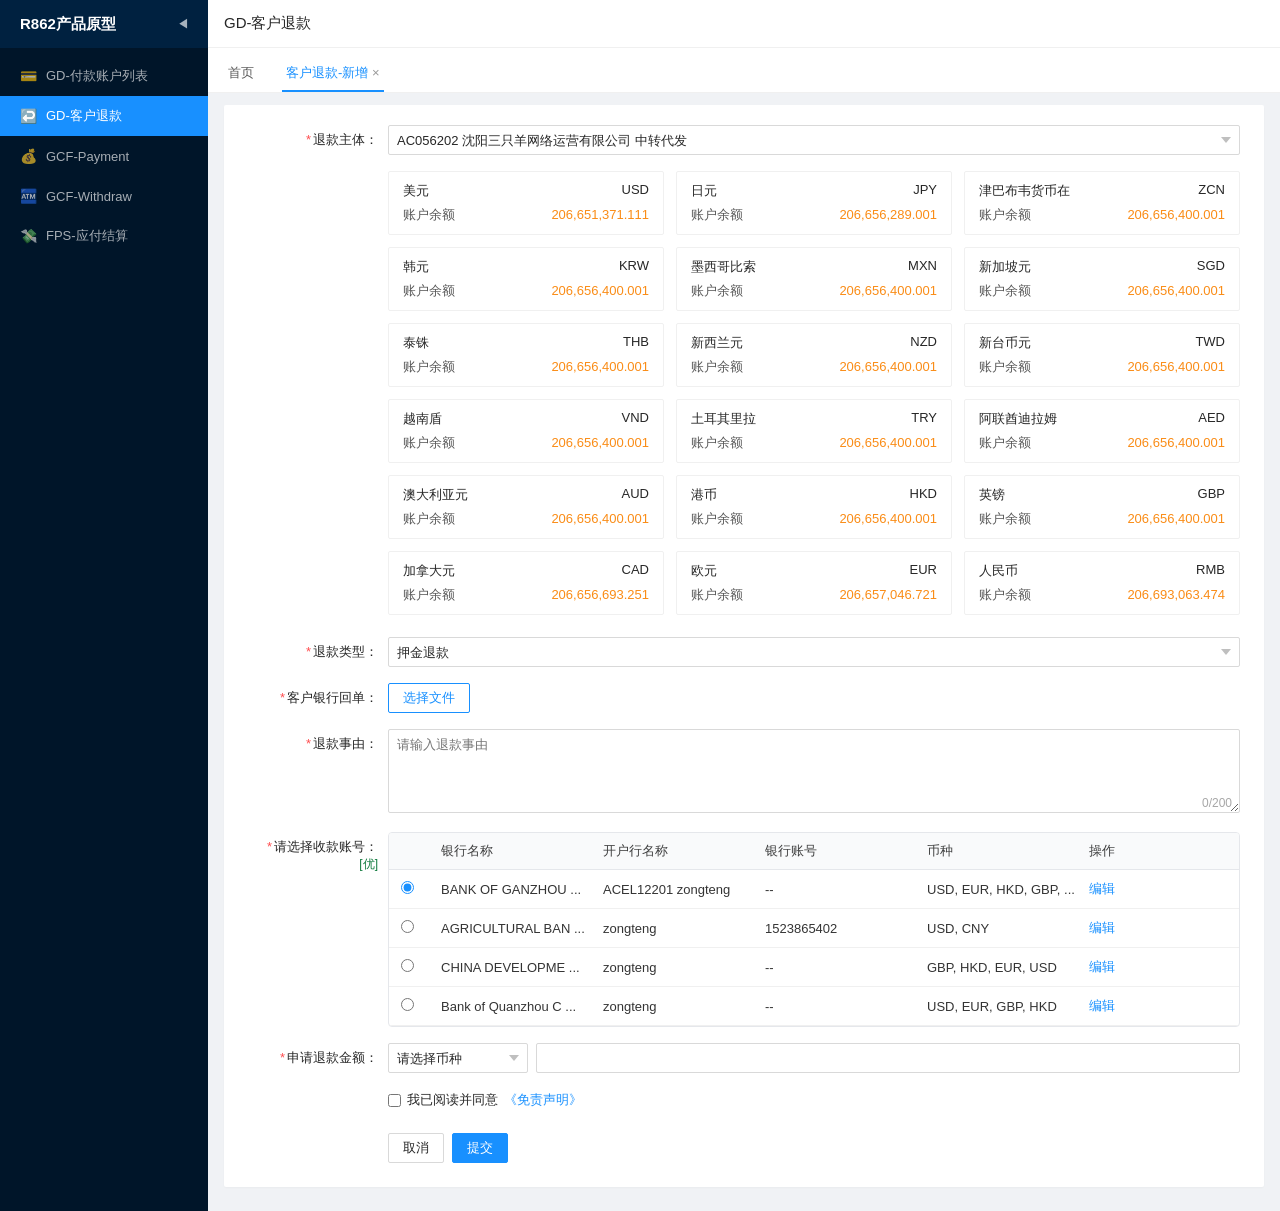
<file: refund.html>
<!DOCTYPE html>
<html lang="zh-CN">
<head>
<meta charset="UTF-8">
<meta name="viewport" content="width=device-width, initial-scale=1.0">
<title>客户退款-新增</title>
<link rel="stylesheet" href="assets/common.css">
<style>
  /* ===== 表单卡片 ===== */
  .form-card {
    background: #fff;
    border-radius: 2px;
    padding: 20px 24px 24px;
    box-shadow: 0 1px 2px rgba(0,0,0,.03);
    max-width: 1100px;
  }

  .form-item { display: flex; margin-bottom: 16px; }
  .form-label {
    flex: 0 0 130px;
    padding-top: 6px;
    text-align: right;
    color: rgba(0,0,0,.85);
  }
  .form-label .req { color: #ff4d4f; margin-right: 2px; }
  .form-controls { flex: 1; min-width: 0; margin-left: 10px; }

  .form-controls select,
  .form-controls input[type="text"] {
    width: 100%;
    height: 30px;
    padding: 0 8px;
    border: 1px solid #d9d9d9;
    border-radius: 2px;
    font-size: 13px;
    color: rgba(0,0,0,.85);
    outline: none;
    background: #fff;
  }
  .form-controls select {
    padding-right: 24px;
    appearance: none;
    background-image: url("data:image/svg+xml,%3Csvg xmlns='http://www.w3.org/2000/svg' width='10' height='6'%3E%3Cpath d='M0 0l5 6 5-6z' fill='%23bfbfbf'/%3E%3C/svg%3E");
    background-repeat: no-repeat;
    background-position: right 8px center;
  }
  .form-controls select:hover, .form-controls input:hover, .form-controls textarea:hover { border-color: #40a9ff; }
  .form-controls select:focus, .form-controls input:focus, .form-controls textarea:focus { border-color: #40a9ff; box-shadow: 0 0 0 2px rgba(24,144,255,.1); }

  .form-controls textarea {
    width: 100%;
    min-height: 84px;
    padding: 6px 8px;
    border: 1px solid #d9d9d9;
    border-radius: 2px;
    font-size: 13px;
    font-family: inherit;
    color: rgba(0,0,0,.85);
    outline: none;
    resize: vertical;
  }

  /* ===== 币种余额卡片 ===== */
  .balance-grid {
    display: grid;
    grid-template-columns: repeat(3, 1fr);
    gap: 12px;
    margin-bottom: 6px;
  }
  .balance-card {
    border: 1px solid #f0f0f0;
    border-radius: 2px;
    padding: 10px 14px;
    background: #fff;
  }
  .balance-card .bc-head {
    display: flex;
    justify-content: space-between;
    color: rgba(0,0,0,.85);
    font-weight: 500;
  }
  .balance-card .bc-label { font-weight: normal; }
  .balance-card .bc-row {
    display: flex;
    justify-content: space-between;
    align-items: baseline;
    margin-top: 6px;
  }
  .balance-card .bc-row .name { color: rgba(0,0,0,.65); }
  .balance-card .bc-row .amount { color: #fa8c16; }

  /* ===== 文件上传按钮 ===== */
  .upload-btn {
    height: 30px;
    padding: 0 14px;
    border: 1px solid #1890ff;
    border-radius: 2px;
    background: #fff;
    color: #1890ff;
    font-size: 13px;
    cursor: pointer;
  }
  .upload-btn:hover { color: #40a9ff; border-color: #40a9ff; }
  .file-name { margin-left: 10px; color: rgba(0,0,0,.65); }

  .input-wrap { position: relative; }
  .input-wrap .count {
    position: absolute;
    right: 8px; bottom: 6px;
    color: rgba(0,0,0,.35);
    font-size: 12px;
    pointer-events: none;
  }

  /* 收款账号选择表格 */
  .recv-table-card {
    border: 1px solid #e5e7eb;
    border-radius: 4px;
    overflow-x: scroll;   /* 常驻横向滚动条 */
  }
  .recv-table-card::-webkit-scrollbar { height: 8px; }
  .recv-table-card::-webkit-scrollbar-track { background: #f5f6f8; border-radius: 4px; }
  .recv-table-card::-webkit-scrollbar-thumb { background: #c7cbd1; border-radius: 4px; }
  .recv-table-card::-webkit-scrollbar-thumb:hover { background: #a8adb5; }

  .recv-table { width: 100%; border-collapse: collapse; min-width: 620px; }
  .recv-table th {
    background: #f9fafb;
    text-align: left;
    font-weight: 500;
    color: rgba(0,0,0,.75);
    padding: 9px 12px;
    border-bottom: 1px solid #e5e7eb;
    white-space: nowrap;
  }
  .recv-table td {
    padding: 10px 12px;
    border-bottom: 1px solid #f0f0f0;
    color: rgba(0,0,0,.8);
    white-space: nowrap;
  }
  .recv-table tbody tr { cursor: pointer; }
  .recv-table tbody tr:hover td { background: #f8fafc; }
  .recv-table input[type="radio"] { accent-color: #1890ff; cursor: pointer; }
  .recv-table .ellipsis { max-width: 150px; overflow: hidden; text-overflow: ellipsis; display: inline-block; vertical-align: bottom; }
  .recv-table a { color: #1890ff; text-decoration: none; cursor: pointer; }
  .recv-table a:hover { text-decoration: underline; }

  /* 金额行 */
  .amount-row { display: flex; gap: 8px; }
  .amount-row select { width: 140px; flex: 0 0 140px; }
  .amount-row input { flex: 1; }

  /* 协议 */
  .agree { display: flex; align-items: center; gap: 6px; padding-top: 2px; }
  .agree a { color: #1890ff; text-decoration: none; cursor: pointer; }
  .agree a:hover { color: #40a9ff; }

  /* 底部按钮 */
  .form-footer {
    margin-top: 24px;
    padding-left: 140px;
    display: flex;
    gap: 8px;
  }
</style>
</head>
<body>

<div class="layout">

  <!-- 侧边栏（由 assets/app.js 渲染） -->
  <aside class="sider" id="sider"></aside>

  <!-- 右侧主区域 -->
  <div class="main">

    <header class="header" id="appHeader"></header>

    <div class="tabs" id="appTabs"></div>

    <!-- 主体内容容器：切换页面时仅替换这里 -->
    <div id="appContent">
    <div class="page">
      <div class="form-card">

        <!-- 退款主体 -->
        <div class="form-item">
          <label class="form-label"><span class="req">*</span>退款主体：</label>
          <div class="form-controls">
            <select>
              <option selected>AC056202 沈阳三只羊网络运营有限公司 中转代发</option>
              <option>AC056258 GOGOMG INTERNATIONAL GROUP (HK) LIMITED 海外仓储</option>
              <option>AC056278 香港 123</option>
            </select>
          </div>
        </div>

        <!-- 各币种账户余额 -->
        <div class="form-item">
          <label class="form-label"></label>
          <div class="form-controls">
            <div class="balance-grid">
              <div class="balance-card">
                <div class="bc-head"><span class="bc-label">美元</span><span>USD</span></div>
                <div class="bc-row"><span class="name">账户余额</span><span class="amount">206,651,371.111</span></div>
              </div>
              <div class="balance-card">
                <div class="bc-head"><span class="bc-label">日元</span><span>JPY</span></div>
                <div class="bc-row"><span class="name">账户余额</span><span class="amount">206,656,289.001</span></div>
              </div>
              <div class="balance-card">
                <div class="bc-head"><span class="bc-label">津巴布韦货币在</span><span>ZCN</span></div>
                <div class="bc-row"><span class="name">账户余额</span><span class="amount">206,656,400.001</span></div>
              </div>
              <div class="balance-card">
                <div class="bc-head"><span class="bc-label">韩元</span><span>KRW</span></div>
                <div class="bc-row"><span class="name">账户余额</span><span class="amount">206,656,400.001</span></div>
              </div>
              <div class="balance-card">
                <div class="bc-head"><span class="bc-label">墨西哥比索</span><span>MXN</span></div>
                <div class="bc-row"><span class="name">账户余额</span><span class="amount">206,656,400.001</span></div>
              </div>
              <div class="balance-card">
                <div class="bc-head"><span class="bc-label">新加坡元</span><span>SGD</span></div>
                <div class="bc-row"><span class="name">账户余额</span><span class="amount">206,656,400.001</span></div>
              </div>
              <div class="balance-card">
                <div class="bc-head"><span class="bc-label">泰铢</span><span>THB</span></div>
                <div class="bc-row"><span class="name">账户余额</span><span class="amount">206,656,400.001</span></div>
              </div>
              <div class="balance-card">
                <div class="bc-head"><span class="bc-label">新西兰元</span><span>NZD</span></div>
                <div class="bc-row"><span class="name">账户余额</span><span class="amount">206,656,400.001</span></div>
              </div>
              <div class="balance-card">
                <div class="bc-head"><span class="bc-label">新台币元</span><span>TWD</span></div>
                <div class="bc-row"><span class="name">账户余额</span><span class="amount">206,656,400.001</span></div>
              </div>
              <div class="balance-card">
                <div class="bc-head"><span class="bc-label">越南盾</span><span>VND</span></div>
                <div class="bc-row"><span class="name">账户余额</span><span class="amount">206,656,400.001</span></div>
              </div>
              <div class="balance-card">
                <div class="bc-head"><span class="bc-label">土耳其里拉</span><span>TRY</span></div>
                <div class="bc-row"><span class="name">账户余额</span><span class="amount">206,656,400.001</span></div>
              </div>
              <div class="balance-card">
                <div class="bc-head"><span class="bc-label">阿联酋迪拉姆</span><span>AED</span></div>
                <div class="bc-row"><span class="name">账户余额</span><span class="amount">206,656,400.001</span></div>
              </div>
              <div class="balance-card">
                <div class="bc-head"><span class="bc-label">澳大利亚元</span><span>AUD</span></div>
                <div class="bc-row"><span class="name">账户余额</span><span class="amount">206,656,400.001</span></div>
              </div>
              <div class="balance-card">
                <div class="bc-head"><span class="bc-label">港币</span><span>HKD</span></div>
                <div class="bc-row"><span class="name">账户余额</span><span class="amount">206,656,400.001</span></div>
              </div>
              <div class="balance-card">
                <div class="bc-head"><span class="bc-label">英镑</span><span>GBP</span></div>
                <div class="bc-row"><span class="name">账户余额</span><span class="amount">206,656,400.001</span></div>
              </div>
              <div class="balance-card">
                <div class="bc-head"><span class="bc-label">加拿大元</span><span>CAD</span></div>
                <div class="bc-row"><span class="name">账户余额</span><span class="amount">206,656,693.251</span></div>
              </div>
              <div class="balance-card">
                <div class="bc-head"><span class="bc-label">欧元</span><span>EUR</span></div>
                <div class="bc-row"><span class="name">账户余额</span><span class="amount">206,657,046.721</span></div>
              </div>
              <div class="balance-card">
                <div class="bc-head"><span class="bc-label">人民币</span><span>RMB</span></div>
                <div class="bc-row"><span class="name">账户余额</span><span class="amount">206,693,063.474</span></div>
              </div>
            </div>
          </div>
        </div>

        <!-- 退款类型 -->
        <div class="form-item">
          <label class="form-label"><span class="req">*</span>退款类型：</label>
          <div class="form-controls">
            <select id="refundType">
              <option>终止合作退款</option>
              <option>打错款退款</option>
              <option>变更主体后退款</option>
              <option selected>押金退款</option>
            </select>
          </div>
        </div>

        <!-- 客户银行回单（打错款退款 / 押金退款 时显示） -->
        <div class="form-item" id="receiptRow">
          <label class="form-label"><span class="req">*</span>客户银行回单：</label>
          <div class="form-controls">
            <button class="upload-btn" id="uploadBtn" type="button">选择文件</button>
            <input type="file" id="fileInput" hidden>
            <span class="file-name" id="fileName"></span>
          </div>
        </div>

        <!-- 退款事由 -->
        <div class="form-item">
          <label class="form-label"><span class="req">*</span>退款事由：</label>
          <div class="form-controls">
            <div class="input-wrap">
              <textarea id="reasonInput" maxlength="200" placeholder="请输入退款事由"></textarea>
              <span class="count" id="reasonCount">0/200</span>
            </div>
          </div>
        </div>

        <!-- 收款账户（表格单选） -->
        <div class="form-item">
          <label class="form-label"><span class="req">*</span>请选择收款账号：<span class="mark-you">[优]</span></label>
          <div class="form-controls">
            <div class="recv-table-card">
              <table class="recv-table">
                <thead>
                  <tr>
                    <th style="width:40px"></th>
                    <th>银行名称</th>
                    <th>开户行名称</th>
                    <th>银行账号</th>
                    <th>币种</th>
                    <th>操作</th>
                  </tr>
                </thead>
                <tbody id="recvBody">
                  <tr>
                    <td><input type="radio" name="recvAcc" checked></td>
                    <td><span class="ellipsis">BANK OF GANZHOU ...</span></td>
                    <td>ACEL12201 zongteng</td>
                    <td>--</td>
                    <td>USD, EUR, HKD, GBP, ...</td>
                    <td><a>编辑</a></td>
                  </tr>
                  <tr>
                    <td><input type="radio" name="recvAcc"></td>
                    <td><span class="ellipsis">AGRICULTURAL BAN ...</span></td>
                    <td>zongteng</td>
                    <td>1523865402</td>
                    <td>USD, CNY</td>
                    <td><a>编辑</a></td>
                  </tr>
                  <tr>
                    <td><input type="radio" name="recvAcc"></td>
                    <td><span class="ellipsis">CHINA DEVELOPME ...</span></td>
                    <td>zongteng</td>
                    <td>--</td>
                    <td>GBP, HKD, EUR, USD</td>
                    <td><a>编辑</a></td>
                  </tr>
                  <tr>
                    <td><input type="radio" name="recvAcc"></td>
                    <td><span class="ellipsis">Bank of Quanzhou C ...</span></td>
                    <td>zongteng</td>
                    <td>--</td>
                    <td>USD, EUR, GBP, HKD</td>
                    <td><a>编辑</a></td>
                  </tr>
                </tbody>
              </table>
            </div>
          </div>
        </div>

        <!-- 申请退款金额 -->
        <div class="form-item">
          <label class="form-label"><span class="req">*</span>申请退款金额：</label>
          <div class="form-controls">
            <div class="amount-row">
              <select>
                <option selected>请选择币种</option>
                <option>USD</option><option>EUR</option><option>GBP</option>
                <option>HKD</option><option>AUD</option><option>JPY</option>
                <option>CAD</option><option>KRW</option><option>THB</option>
                <option>TWD</option><option>SGD</option><option>RMB</option>
                <option>NZD</option><option>TRY</option><option>MXN</option>
                <option>AED</option><option>VND</option><option>ZCN</option>
              </select>
              <input type="text" placeholder="">
            </div>
          </div>
        </div>

        <!-- 免责声明 -->
        <div class="form-item">
          <label class="form-label"></label>
          <div class="form-controls">
            <div class="agree">
              <input type="checkbox" id="agreeChk">
              <label for="agreeChk">我已阅读并同意</label>
              <a>《免责声明》</a>
            </div>
          </div>
        </div>

        <!-- 底部按钮 -->
        <div class="form-footer">
          <button class="btn">取消</button>
          <button class="btn btn-primary">提交</button>
        </div>

      </div>
    </div>
    </div><!-- /#appContent -->

  </div><!-- /.main -->
</div><!-- /.layout -->

<script src="assets/app.js" data-page="refund"></script>
<script>
  /* 文件选择 */
  var fileInput = document.getElementById('fileInput');
  document.getElementById('uploadBtn').addEventListener('click', function () { fileInput.click(); });
  fileInput.addEventListener('change', function () {
    document.getElementById('fileName').textContent = fileInput.files.length ? fileInput.files[0].name : '';
  });

  /* 退款类型联动：打错款退款 / 押金退款 显示客户银行回单，其余隐藏 */
  var refundType = document.getElementById('refundType');
  var receiptRow = document.getElementById('receiptRow');

  function syncReceiptRow() {
    var show = (refundType.value === '打错款退款' || refundType.value === '押金退款');
    receiptRow.style.display = show ? '' : 'none';
    if (!show) {
      fileInput.value = '';
      document.getElementById('fileName').textContent = '';
    }
  }
  refundType.addEventListener('change', syncReceiptRow);
  syncReceiptRow();

  /* 收款账号表格：点击整行选中单选 */
  var recvRows = document.querySelectorAll('#recvBody tr');
  recvRows.forEach(function (tr) {
    tr.addEventListener('click', function (e) {
      if (e.target.tagName === 'A') return;
      var radio = tr.querySelector('input[type="radio"]');
      if (radio) radio.checked = true;
    });
  });

  /* ===== 编辑：复用付款账户列表的「编辑付款账户」弹窗 ===== */
  var editPromise = null;

  /* 关闭事件：用事件委托，任何弹窗副本都能关闭 */
  function bindEditModal(modalEl) {
    if (!modalEl || modalEl.dataset.refundBound === '1') return;
    modalEl.dataset.refundBound = '1';
    ['editCloseBtn', 'editCancelBtn', 'editSubmitBtn'].forEach(function (id) {
      var el = modalEl.querySelector('#' + id);
      if (el) el.addEventListener('click', function () { modalEl.classList.remove('open'); });
    });
    modalEl.addEventListener('click', function (e) {
      if (e.target === modalEl) modalEl.classList.remove('open');
    });
  }

  /* 兜底：全局委托，保证关闭始终生效 */
  document.addEventListener('click', function (e) {
    var t = e.target && e.target.closest ? e.target.closest('#editCloseBtn, #editCancelBtn, #editSubmitBtn') : null;
    if (!t) return;
    var m = t.closest('.modal-mask');
    if (m) m.classList.remove('open');
  }, true);

  function loadEditModal() {
    if (document.getElementById('editModal')) {
      bindEditModal(document.getElementById('editModal'));
      return Promise.resolve();
    }
    if (!editPromise) {
      editPromise = fetch('index.html', { cache: 'no-store' })
        .then(function (r) { return r.text(); })
        .then(function (html) {
          var doc = new DOMParser().parseFromString(html, 'text/html');
          var modal = doc.getElementById('editModal');
          if (!modal) return;
          var st = document.createElement('style');
          st.textContent = Array.prototype.map.call(doc.querySelectorAll('style'), function (s) {
            return s.textContent;
          }).join('\n');
          document.head.appendChild(st);
          document.body.appendChild(modal);

          var editModal = document.getElementById('editModal');
          bindEditModal(editModal);
        });
    }
    return editPromise;
  }

  function openEdit(row) {
    var editModal = document.getElementById('editModal');
    if (!editModal) return;
    var tds = row.querySelectorAll('td');
    /* 列顺序：单选/银行名称/开户行名称/银行账号/币种/操作 */
    var setValue = function (id, v) { var el = document.getElementById(id); if (el) el.value = v; };

    /* 银行名称：无匹配选项时替换为该行银行全称 */
    var bankName = tds[1].textContent.trim();
    var bankSel = document.getElementById('eBankName');
    if (bankSel) {
      var hit = Array.prototype.some.call(bankSel.options, function (o) { return o.text === bankName; });
      if (!hit) bankSel.innerHTML = '<option selected>' + bankName + '</option>';
      else bankSel.value = bankName;
    }
    setValue('eAccountName', tds[2].textContent.trim());
    setValue('eAccountNo', tds[3].textContent.trim());
    var charge = document.getElementById('eChargeAccount');
    if (charge) charge.innerHTML = '<option selected>' + tds[2].textContent.trim() + '</option>';

    var curs = tds[4].textContent.toUpperCase().split(/[,\/]/).map(function (s) { return s.trim(); });
    document.querySelectorAll('#eCurrencyGroup input[type="checkbox"]').forEach(function (cb) {
      cb.checked = curs.indexOf(cb.value) > -1;
    });
    document.querySelectorAll('#editModal .input-wrap input').forEach(function (input) {
      input.dispatchEvent(new Event('input'));
    });
    editModal.classList.add('open');
  }

  document.querySelectorAll('#recvBody a').forEach(function (a) {
    if (a.textContent.trim() !== '编辑') return;
    a.addEventListener('click', function (e) {
      e.stopPropagation();
      loadEditModal().then(function () { openEdit(a.closest('tr')); })
        .catch(function () { location.href = 'index.html'; });
    });
  });

  /* 退款事由字数统计 */
  var reason = document.getElementById('reasonInput');
  reason.addEventListener('input', function () {
    document.getElementById('reasonCount').textContent = reason.value.length + '/200';
  });
</script>

</body>
</html>
</file>
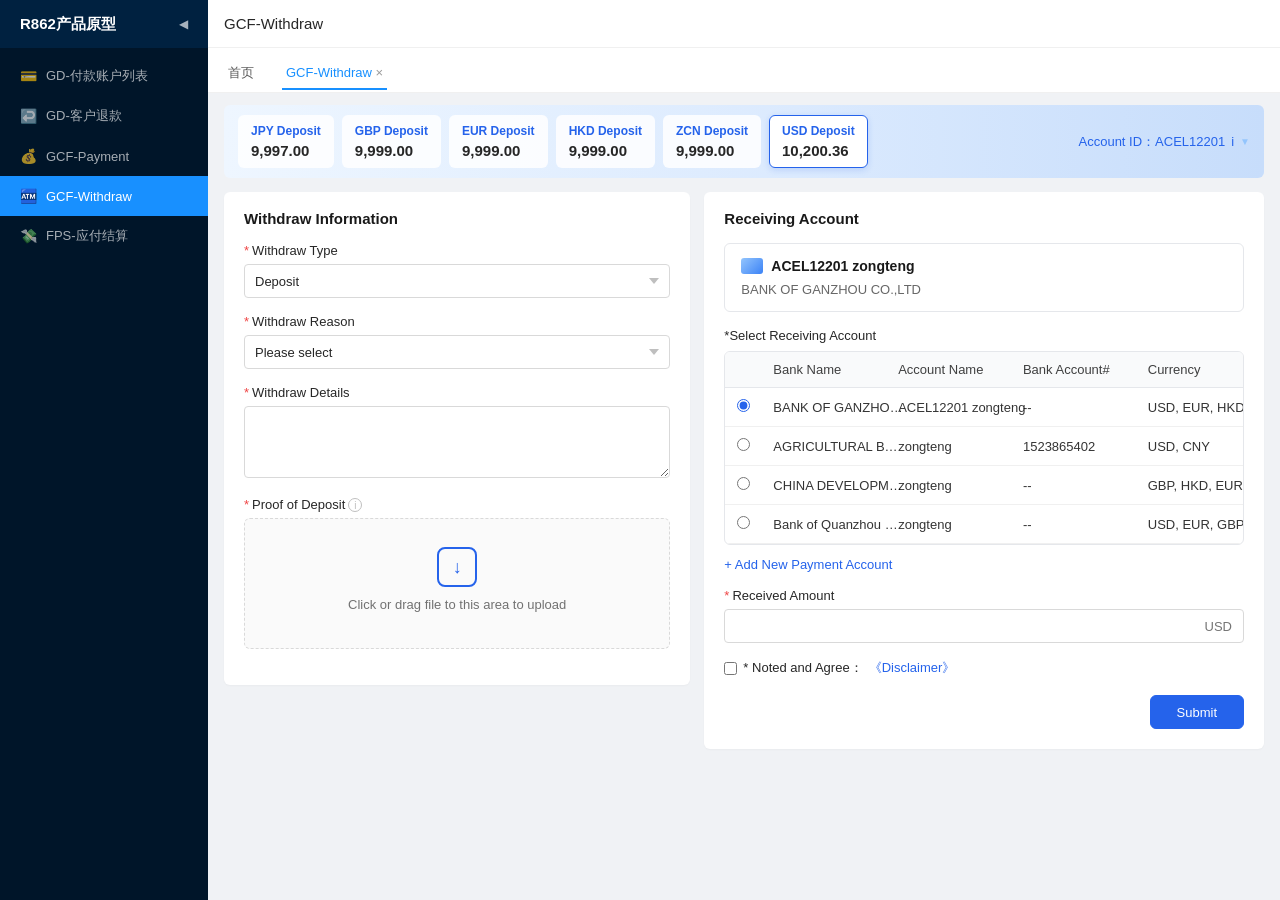
<file: withdraw.html>
<!DOCTYPE html>
<html lang="en">
<head>
<meta charset="UTF-8">
<meta name="viewport" content="width=device-width, initial-scale=1.0">
<title>GCF-Withdraw</title>
<link rel="stylesheet" href="assets/common.css">
<style>
  /* ===== 顶部 Deposit 概览条 ===== */
  .wd-topbar {
    display: flex;
    align-items: stretch;
    justify-content: space-between;
    gap: 12px;
    background: linear-gradient(90deg, #eef6ff 0%, #dbeafe 55%, #c7ddfb 100%);
    border-radius: 6px;
    padding: 10px 14px;
    margin-bottom: 14px;
  }
  .wd-deposits { display: flex; gap: 8px; flex-wrap: wrap; }
  .wd-deposit {
    background: rgba(255,255,255,.85);
    border: 1px solid transparent;
    border-radius: 6px;
    padding: 8px 12px;
    min-width: 86px;
    cursor: pointer;
    transition: border-color .2s, box-shadow .2s;
  }
  .wd-deposit:hover { border-color: #93c5fd; }
  .wd-deposit.active {
    background: #fff;
    border-color: #2563eb;
    box-shadow: 0 2px 6px rgba(37,99,235,.18);
  }

  /* Balance 模式：选中卡片为蓝色文字样式（无白底边框） */
  .bal-mode .wd-deposit.active {
    background: rgba(255,255,255,.55);
    border-color: transparent;
    box-shadow: none;
  }
  .bal-mode .wd-deposit.active .wd-d-label,
  .bal-mode .wd-deposit.active .wd-d-amount { color: #2563eb; }
  .wd-deposit .wd-d-label {
    display: flex;
    justify-content: space-between;
    gap: 8px;
    color: #2563eb;
    font-size: 12px;
  }
  .wd-deposit .wd-d-amount {
    margin-top: 4px;
    font-size: 15px;
    font-weight: 600;
    color: rgba(0,0,0,.85);
  }
  .wd-deposit .wd-d-label .cur { font-weight: 600; }
  .wd-account {
    display: flex;
    align-items: center;
    gap: 6px;
    color: #2563eb;
    font-size: 13px;
    white-space: nowrap;
    cursor: pointer;
  }
  .wd-account .caret { font-size: 10px; color: #93c5fd; }

  /* ===== 双栏面板 ===== */
  .wd-panels {
    display: grid;
    grid-template-columns: minmax(0, 5fr) minmax(0, 6fr);
    gap: 14px;
    align-items: start;
  }
  @media (max-width: 1000px) { .wd-panels { grid-template-columns: 1fr; } }

  .wd-panel {
    background: #fff;
    border-radius: 6px;
    padding: 18px 20px 20px;
    box-shadow: 0 1px 2px rgba(0,0,0,.03);
  }
  .wd-panel-title {
    font-size: 15px;
    font-weight: 600;
    margin-bottom: 16px;
    color: rgba(0,0,0,.9);
  }

  .wd-field { margin-bottom: 16px; }
  .wd-field > .wd-label { display: block; margin-bottom: 6px; color: rgba(0,0,0,.85); }
  .wd-label .req { color: #ef4444; margin-right: 3px; }
  .wd-label .info {
    display: inline-block;
    width: 14px; height: 14px;
    line-height: 13px;
    text-align: center;
    border: 1px solid #bfbfbf;
    border-radius: 50%;
    font-size: 10px;
    color: #bfbfbf;
    margin-left: 3px;
    cursor: help;
  }
  .wd-field select,
  .wd-field input[type="text"] {
    width: 100%;
    height: 34px;
    padding: 0 10px;
    border: 1px solid #d9d9d9;
    border-radius: 4px;
    font-size: 13px;
    color: rgba(0,0,0,.85);
    outline: none;
    background: #fff;
  }
  .wd-field select {
    appearance: none;
    padding-right: 30px;
    background-image: url("data:image/svg+xml,%3Csvg xmlns='http://www.w3.org/2000/svg' width='10' height='6'%3E%3Cpath d='M0 0l5 6 5-6z' fill='%23bfbfbf'/%3E%3C/svg%3E");
    background-repeat: no-repeat;
    background-position: right 10px center;
  }
  .wd-field textarea {
    width: 100%;
    min-height: 72px;
    padding: 8px 10px;
    border: 1px solid #d9d9d9;
    border-radius: 4px;
    font-size: 13px;
    font-family: inherit;
    color: rgba(0,0,0,.85);
    outline: none;
    resize: vertical;
  }
  .wd-field select:hover, .wd-field input:hover, .wd-field textarea:hover { border-color: #40a9ff; }
  .wd-field select:focus, .wd-field input:focus, .wd-field textarea:focus { border-color: #2563eb; box-shadow: 0 0 0 2px rgba(37,99,235,.12); }

  /* 上传区 */
  .wd-upload {
    border: 1px dashed #d9d9d9;
    border-radius: 6px;
    background: #fafafa;
    padding: 28px 16px;
    text-align: center;
    color: rgba(0,0,0,.55);
    cursor: pointer;
    transition: border-color .2s, background .2s;
  }
  .wd-upload:hover, .wd-upload.dragover { border-color: #2563eb; background: #eff6ff; }
  .wd-upload .up-icon {
    width: 40px; height: 40px;
    margin: 0 auto 10px;
    border: 2px solid #2563eb;
    border-radius: 8px;
    position: relative;
  }
  .wd-upload .up-icon::after {
    content: '↓';
    position: absolute;
    inset: 0;
    display: flex;
    align-items: center;
    justify-content: center;
    color: #2563eb;
    font-size: 18px;
    font-weight: 700;
  }
  .wd-upload .file-name { margin-top: 8px; color: #2563eb; word-break: break-all; }

  /* ===== 接收账户 ===== */
  .wd-account-card {
    border: 1px solid #e5e7eb;
    border-radius: 6px;
    padding: 14px 16px;
    margin-bottom: 16px;
  }
  .wd-account-card .acc-name {
    display: flex;
    align-items: center;
    gap: 8px;
    font-size: 14px;
    font-weight: 600;
    color: rgba(0,0,0,.9);
  }
  .wd-account-card .acc-name .card-icon {
    width: 22px; height: 16px;
    border-radius: 3px;
    background: linear-gradient(135deg, #93c5fd, #3b82f6);
    display: inline-block;
  }
  .wd-account-card .acc-bank { margin-top: 8px; color: rgba(0,0,0,.6); font-size: 13px; }

  .wd-sub-label { display: block; margin-bottom: 8px; color: rgba(0,0,0,.85); }

  .wd-table-card {
    border: 1px solid #e5e7eb;
    border-radius: 6px;
    overflow-x: scroll;          /* 常驻横向滚动条 */
    margin-bottom: 12px;
  }
  /* 滚动条样式 */
  .wd-table-card::-webkit-scrollbar { height: 8px; }
  .wd-table-card::-webkit-scrollbar-track { background: #f5f6f8; border-radius: 4px; }
  .wd-table-card::-webkit-scrollbar-thumb { background: #c7cbd1; border-radius: 4px; }
  .wd-table-card::-webkit-scrollbar-thumb:hover { background: #a8adb5; }
  .wd-table { width: 100%; border-collapse: collapse; min-width: 660px; }
  .wd-table th {
    background: #f9fafb;
    text-align: left;
    font-weight: 500;
    color: rgba(0,0,0,.75);
    padding: 10px 12px;
    border-bottom: 1px solid #e5e7eb;
    white-space: nowrap;
  }
  .wd-table td {
    padding: 11px 12px;
    border-bottom: 1px solid #f0f0f0;
    color: rgba(0,0,0,.8);
    white-space: nowrap;
  }
  .wd-table tbody tr { cursor: pointer; }
  .wd-table tbody tr:hover td { background: #f8fafc; }
  .wd-table input[type="radio"] { accent-color: #2563eb; cursor: pointer; }
  .wd-table .ellipsis { max-width: 130px; overflow: hidden; text-overflow: ellipsis; display: inline-block; vertical-align: bottom; }
  .wd-table a { color: #2563eb; text-decoration: none; cursor: pointer; }
  .wd-table a:hover { text-decoration: underline; }

  .wd-add-link {
    display: inline-block;
    color: #2563eb;
    font-size: 13px;
    cursor: pointer;
    margin-bottom: 16px;
  }
  .wd-add-link:hover { text-decoration: underline; }

  /* 金额输入 */
  .wd-amount { position: relative; }
  .wd-amount input { padding-right: 52px !important; }
  .wd-amount .unit {
    position: absolute;
    right: 12px; top: 50%;
    transform: translateY(-50%);
    color: rgba(0,0,0,.55);
    font-size: 13px;
    pointer-events: none;
  }

  /* 协议 */
  .wd-agree { display: flex; align-items: center; gap: 6px; margin-bottom: 18px; }
  .wd-agree input { accent-color: #2563eb; }
  .wd-agree a { color: #2563eb; }
  .wd-agree a:hover { text-decoration: underline; }

  .wd-footer { display: flex; justify-content: flex-end; }
  .wd-submit {
    height: 34px;
    padding: 0 26px;
    background: #2563eb;
    border: 1px solid #2563eb;
    color: #fff;
    border-radius: 6px;
    font-size: 13px;
    cursor: pointer;
  }
  .wd-submit:hover { background: #1d4ed8; }
</style>
</head>
<body>

<div class="layout">

  <!-- 侧边栏（由 assets/app.js 渲染） -->
  <aside class="sider" id="sider"></aside>

  <div class="main">

    <header class="header" id="appHeader"></header>

    <div class="tabs" id="appTabs"></div>

    <div id="appContent">
    <div class="page">

      <!-- 顶部概览：Deposit 模式 -->
      <div class="wd-topbar" id="topbarDeposit">
        <div class="wd-deposits" id="depositTabs">
          <div class="wd-deposit"><div class="wd-d-label"><span class="cur">JPY Deposit</span></div><div class="wd-d-amount">9,997.00</div></div>
          <div class="wd-deposit"><div class="wd-d-label"><span class="cur">GBP Deposit</span></div><div class="wd-d-amount">9,999.00</div></div>
          <div class="wd-deposit"><div class="wd-d-label"><span class="cur">EUR Deposit</span></div><div class="wd-d-amount">9,999.00</div></div>
          <div class="wd-deposit"><div class="wd-d-label"><span class="cur">HKD Deposit</span></div><div class="wd-d-amount">9,999.00</div></div>
          <div class="wd-deposit"><div class="wd-d-label"><span class="cur">ZCN Deposit</span></div><div class="wd-d-amount">9,999.00</div></div>
          <div class="wd-deposit active"><div class="wd-d-label"><span class="cur">USD Deposit</span></div><div class="wd-d-amount">10,200.36</div></div>
        </div>
        <div class="wd-account" id="accountSwitch">Account ID：ACEL12201 <span class="info">i</span> <span class="caret">▼</span></div>
      </div>

      <!-- 顶部概览：Balance 模式（默认隐藏） -->
      <div class="wd-topbar bal-mode" id="topbarBalance" style="display:none;">
        <div class="wd-deposits" id="balanceTabs">
          <div class="wd-deposit active"><div class="wd-d-label"><span class="cur">USD Balance</span></div><div class="wd-d-amount">223,337,033.23</div></div>
          <div class="wd-deposit"><div class="wd-d-label"><span class="cur">GBP Balance</span></div><div class="wd-d-amount">999,930,122.41</div></div>
          <div class="wd-deposit"><div class="wd-d-label"><span class="cur">EUR Balance</span></div><div class="wd-d-amount">999,956,950.62</div></div>
          <div class="wd-deposit"><div class="wd-d-label"><span class="cur">JPY Balance</span></div><div class="wd-d-amount">999,999,999.00</div></div>
          <div class="wd-deposit"><div class="wd-d-label"><span class="cur">HKD Balance</span></div><div class="wd-d-amount">999,999,999.00</div></div>
          <div class="wd-deposit"><div class="wd-d-label"><span class="cur">ZCN Balance</span></div><div class="wd-d-amount">999,999,999.00</div></div>
        </div>
        <div class="wd-account">Account ID：ACEL12201 <span class="info">i</span> <span class="caret">▼</span></div>
      </div>

      <div class="wd-panels">
        <!-- 左栏：提现信息 -->
        <div class="wd-panel">
          <div class="wd-panel-title">Withdraw Information</div>

          <div class="wd-field">
            <label class="wd-label"><span class="req">*</span>Withdraw Type</label>
            <select id="withdrawType">
              <option selected>Deposit</option>
              <option>Balance</option>
            </select>
          </div>

          <div class="wd-field">
            <label class="wd-label"><span class="req">*</span>Withdraw Reason</label>
            <select>
              <option selected>Please select</option>
              <option>Supplier payment</option>
              <option>Expense reimbursement</option>
              <option>Other</option>
            </select>
          </div>

          <div class="wd-field">
            <label class="wd-label"><span class="req">*</span>Withdraw Details</label>
            <textarea></textarea>
          </div>

          <div class="wd-field" id="proofField">
            <label class="wd-label"><span class="req">*</span>Proof of Deposit<span class="info">i</span></label>
            <div class="wd-upload" id="uploadArea">
              <div class="up-icon"></div>
              <div>Click or drag file to this area to upload</div>
              <div class="file-name" id="uploadFileName"></div>
            </div>
            <input type="file" id="fileInput" hidden>
          </div>
        </div>

        <!-- 右栏：接收账户 -->
        <div class="wd-panel">
          <div class="wd-panel-title">Receiving Account</div>

          <div class="wd-account-card">
            <div class="acc-name"><span class="card-icon"></span>ACEL12201 zongteng</div>
            <div class="acc-bank">BANK OF GANZHOU CO.,LTD</div>
          </div>

          <label class="wd-sub-label"><span class="req">*</span>Select Receiving Account</label>
          <div class="wd-table-card">
            <table class="wd-table">
              <thead>
                <tr>
                  <th style="width:36px"></th>
                  <th>Bank Name</th>
                  <th>Account Name</th>
                  <th>Bank Account#</th>
                  <th>Currency</th>
                  <th>Action</th>
                </tr>
              </thead>
              <tbody id="recvBody">
                <tr>
                  <td><input type="radio" name="recvAcc" checked></td>
                  <td><span class="ellipsis">BANK OF GANZHOU ...</span></td>
                  <td>ACEL12201 zongteng</td>
                  <td>--</td>
                  <td>USD, EUR, HKD, GBP, ...</td>
                  <td><a>Edit</a></td>
                </tr>
                <tr>
                  <td><input type="radio" name="recvAcc"></td>
                  <td><span class="ellipsis">AGRICULTURAL BAN ...</span></td>
                  <td>zongteng</td>
                  <td>1523865402</td>
                  <td>USD, CNY</td>
                  <td><a>Edit</a></td>
                </tr>
                <tr>
                  <td><input type="radio" name="recvAcc"></td>
                  <td><span class="ellipsis">CHINA DEVELOPME ...</span></td>
                  <td>zongteng</td>
                  <td>--</td>
                  <td>GBP, HKD, EUR, USD</td>
                  <td><a>Edit</a></td>
                </tr>
                <tr>
                  <td><input type="radio" name="recvAcc"></td>
                  <td><span class="ellipsis">Bank of Quanzhou Co ...</span></td>
                  <td>zongteng</td>
                  <td>--</td>
                  <td>USD, EUR, GBP, HKD</td>
                  <td><a>Edit</a></td>
                </tr>
              </tbody>
            </table>
          </div>
          <a class="wd-add-link">+ Add New Payment Account</a>

          <div class="wd-field">
            <label class="wd-label"><span class="req">*</span>Received Amount</label>
            <div class="wd-amount">
              <input type="text" id="amountInput">
              <span class="unit" id="amountUnit">USD</span>
            </div>
          </div>

          <div class="wd-agree">
            <input type="checkbox" id="agreeChk">
            <label for="agreeChk"><span class="req">*</span> Noted and Agree：</label>
            <a>《Disclaimer》</a>
          </div>

          <div class="wd-footer">
            <button class="wd-submit" id="submitBtn">Submit</button>
          </div>
        </div>
      </div>

      <!-- Edit Payment Account 弹窗 -->
      <div class="m-modal-mask" id="editPaymentModal">
        <div class="m-modal">
          <div class="m-header">
            <span class="m-title">Edit Payment Account</span>
            <button class="m-close" id="editCloseBtn" title="Close">×</button>
          </div>

          <div class="m-body">
            <div class="m-form-item">
              <label class="m-label"><span class="req">*</span>Payment Type：</label>
              <div class="m-controls">
                <select disabled><option selected>Bank</option></select>
              </div>
            </div>

            <div class="m-form-item">
              <label class="m-label">Third-party payment：</label>
              <div class="m-controls">
                <select disabled id="eThird"><option selected>No</option></select>
              </div>
            </div>

            <div class="m-form-item">
              <label class="m-label"><span class="req">*</span>Bank Name<span class="info">i</span>：</label>
              <div class="m-controls">
                <select disabled id="eBank"><option selected>BOC</option></select>
              </div>
            </div>

            <div class="m-form-item">
              <label class="m-label"><span class="req">*</span>Account Name：</label>
              <div class="m-controls">
                <input type="text" id="eAccountName" readonly>
              </div>
            </div>

            <div class="m-form-item">
              <label class="m-label">Bank Account#：</label>
              <div class="m-controls">
                <input type="text" id="eBankAccount" disabled>
              </div>
            </div>

            <div class="m-form-item">
              <label class="m-label"><span class="req">*</span>Country/Region of Account：</label>
              <div class="m-controls">
                <select id="wCountryRegion">
                  <option selected>CA[Canada]</option>
                  <option>CN[China]</option>
                  <option>HK[Hong Kong]</option>
                  <option>US[United States]</option>
                  <option>SG[Singapore]</option>
                  <option>AU[Austrilia]</option>
                </select>
                <div class="m-notice">
                  Notice :For domestic transactions within Canada, it is required that the payer provides the payee's address details. This information is essential as the bank account may be used for future refunds and thus should be submitted beforehand.
                </div>
              </div>
            </div>

            <!-- Other Bank Name（展示字段，值不可修改） -->
            <div class="m-form-item">
              <label class="m-label">Other Bank Name：</label>
              <div class="m-controls">
                <input type="text" value="中国工商银行 ICBC" disabled>
              </div>
            </div>

            <!-- Bank Union Code（仅 CN 显示，值不可修改） -->
            <div class="m-form-item" id="wUnionRow">
              <label class="m-label">Bank Union Code：</label>
              <div class="m-controls">
                <input type="text" value="200200200200" disabled>
              </div>
            </div>

            <div class="m-form-item" id="wSwiftRow">
              <label class="m-label"><span class="req">*</span>Swift Code：</label>
              <div class="m-controls">
                <input type="text" value="BKCHCAT2XXX">
              </div>
            </div>

            <div class="m-form-item" id="wBciRow">
              <label class="m-label"><span class="req" id="wBciReq" style="display:none;">*</span>BCI Code：<span class="mark-you">[优]</span></label>
              <div class="m-controls">
                <input type="text">
                <div class="m-tip">Bank Clearing Identifier: Routing number/sort code/BSB number, etc.</div>
              </div>
            </div>

            <div class="m-form-item">
              <label class="m-label"><span class="req">*</span>Payer-Country/Region：<span class="mark-you">[优]</span></label>
              <div class="m-controls">
                <select id="wPayerCountry">
                  <option selected></option>
                  <option>CA[Canada]</option>
                  <option>CN[China]</option>
                  <option>HK[Hong Kong]</option>
                  <option>US[United States]</option>
                  <option>AU[Austrilia]</option>
                </select>
              </div>
            </div>

            <div class="m-form-item">
              <label class="m-label"><span class="req">*</span>Payer-Province/State：<span class="mark-you">[优]</span></label>
              <div class="m-controls">
                <select>
                  <option selected></option>
                </select>
              </div>
            </div>

            <div class="m-form-item">
              <label class="m-label"><span class="req">*</span>Payer-City：<span class="mark-you">[优]</span></label>
              <div class="m-controls">
                <input type="text" value="1">
                <div class="m-tip">For corporate payers: Please fill in the city of the enterprise’s registered address. For individual payers: Please fill in the city stated on the individual’s ID card.</div>
              </div>
            </div>

            <div class="m-form-item" id="wStreetRow">
              <label class="m-label"><span class="req">*</span>Payer-Street：</label>
              <div class="m-controls"><input type="text" value="1"></div>
            </div>

            <div class="m-form-item" id="wUnitRow">
              <label class="m-label"><span class="req">*</span>Payer-Unit/Civic No.：</label>
              <div class="m-controls"><input type="text" value="1"></div>
            </div>

            <div class="m-form-item" id="wZipRow">
              <label class="m-label"><span class="req">*</span>Payer-Zip Code：</label>
              <div class="m-controls"><input type="text" value="1"></div>
            </div>

            <div class="m-form-item">
              <label class="m-label"><span class="req">*</span>Currency<span class="info">i</span>：</label>
              <div class="m-controls">
                <div class="m-check-group" id="eCurrencyGroup">
                  <label><input type="checkbox" value="USD"> USD</label>
                  <label><input type="checkbox" value="EUR"> EUR</label>
                  <label><input type="checkbox" value="GBP"> GBP</label>
                  <label><input type="checkbox" value="HKD"> HKD</label>
                  <label><input type="checkbox" value="AUD"> AUD</label>
                  <label><input type="checkbox" value="JPY"> JPY</label>
                  <label><input type="checkbox" value="CAD" checked> CAD</label>
                  <label><input type="checkbox" value="KRW"> KRW</label>
                  <label><input type="checkbox" value="THB"> THB</label>
                  <label><input type="checkbox" value="TWD"> TWD</label>
                  <label><input type="checkbox" value="SGD"> SGD</label>
                  <label><input type="checkbox" value="RMB"> RMB</label>
                  <label><input type="checkbox" value="NZD"> NZD</label>
                  <label><input type="checkbox" value="TRY"> TRY</label>
                  <label><input type="checkbox" value="MXN"> MXN</label>
                  <label><input type="checkbox" value="AED"> AED</label>
                  <label><input type="checkbox" value="VND"> VND</label>
                  <label><input type="checkbox" value="ZCN"> ZCN</label>
                </div>
              </div>
            </div>

            <div class="m-form-item">
              <label class="m-label"><span class="req">*</span>Available Account：</label>
              <div class="m-controls">
                <div class="m-radio-group">
                  <label><input type="radio" name="wAvail" checked> ACEL12201 zongteng</label>
                  <label><input type="radio" name="wAvail"> ACEL12213 ALEITEST</label>
                  <label><input type="radio" name="wAvail"> ACEL12251 LILFN</label>
                  <label><input type="radio" name="wAvail"> ACEL12245 AGENT FOR FIRST LEG</label>
                  <label><input type="radio" name="wAvail"> ACEL12244 zongteng</label>
                </div>
              </div>
            </div>
          </div>

          <div class="m-footer">
            <button class="m-btn-cancel" id="editCancelBtn">Cancel</button>
            <button class="m-btn-confirm" id="editConfirmBtn">Confirm</button>
          </div>
        </div>
      </div>

    </div>
    </div><!-- /#appContent -->

  </div><!-- /.main -->
</div><!-- /.layout -->

<script src="assets/app.js" data-page="withdraw"></script>
<script>
  /* ===== Withdraw Type 切换：Deposit / Balance ===== */
  var withdrawType = document.getElementById('withdrawType');
  var topbarDeposit = document.getElementById('topbarDeposit');
  var topbarBalance = document.getElementById('topbarBalance');
  var proofField = document.getElementById('proofField');
  var amountUnit = document.getElementById('amountUnit');   /* 必须先声明，syncWithdrawType 中会用到 */

  function syncWithdrawType() {
    var isBalance = withdrawType.value === 'Balance';
    topbarDeposit.style.display = isBalance ? 'none' : '';
    topbarBalance.style.display = isBalance ? '' : 'none';
    proofField.style.display = isBalance ? 'none' : '';
    syncAmountUnit();
  }
  withdrawType.addEventListener('change', syncWithdrawType);
  syncWithdrawType();

  /* 币种卡片切换（两种模式通用） */
  function bindDepositTabs(containerId) {
    var cards = document.querySelectorAll('#' + containerId + ' .wd-deposit');
    cards.forEach(function (card) {
      card.addEventListener('click', function () {
        cards.forEach(function (c) { c.classList.remove('active'); });
        card.classList.add('active');
        syncAmountUnit();
      });
    });
  }
  bindDepositTabs('depositTabs');
  bindDepositTabs('balanceTabs');

  function syncAmountUnit() {
    var isBalance = withdrawType.value === 'Balance';
    var active = document.querySelector(
      '#' + (isBalance ? 'balanceTabs' : 'depositTabs') + ' .wd-deposit.active .cur'
    );
    if (active) amountUnit.textContent = active.textContent.split(' ')[0];
  }

  /* 接收账户单选：点行即选中 */
  var recvRows = document.querySelectorAll('#recvBody tr');
  recvRows.forEach(function (tr) {
    tr.addEventListener('click', function (e) {
      if (e.target.tagName === 'A') return;
      var radio = tr.querySelector('input[type="radio"]');
      if (radio) radio.checked = true;
    });
  });

  /* 文件上传 */
  var uploadArea = document.getElementById('uploadArea');
  var fileInput = document.getElementById('fileInput');
  var fileNameEl = document.getElementById('uploadFileName');

  uploadArea.addEventListener('click', function () { fileInput.click(); });
  fileInput.addEventListener('change', function () {
    fileNameEl.textContent = fileInput.files.length ? '已选择：' + fileInput.files[0].name : '';
  });
  ['dragover', 'dragenter'].forEach(function (ev) {
    uploadArea.addEventListener(ev, function (e) {
      e.preventDefault();
      uploadArea.classList.add('dragover');
    });
  });
  ['dragleave', 'drop'].forEach(function (ev) {
    uploadArea.addEventListener(ev, function (e) {
      e.preventDefault();
      uploadArea.classList.remove('dragover');
      if (ev === 'drop' && e.dataTransfer.files.length) {
        fileNameEl.textContent = '已选择：' + e.dataTransfer.files[0].name;
      }
    });
  });

  /* ===== Edit 弹窗：Country/Region of Account 字段联动 ===== */
  (function () {
    var editCountry = document.getElementById('wCountryRegion');
    if (!editCountry) return;
    function show(id, visible) {
      var el = document.getElementById(id);
      if (el) el.style.display = visible ? '' : 'none';
    }
    function sync() {
      var v = editCountry.value;
      var isCN = v === 'CN[China]';
      var isAU = v === 'AU[Austrilia]';
      var isCA = v === 'CA[Canada]';
      /* CN：展示 Bank Union Code（不可修改）；Swift Code 默认展示（不随国家隐藏） */
      show('wUnionRow', isCN);
      show('wSwiftRow', true);
      /* BCI Code：CN 隐藏；其他国家展示且非必填；仅 AU 必填（加星号） */
      show('wBciRow', !isCN);
      show('wBciReq', isAU);
      /* CA：展示 Payer-Street / Payer-Unit/Civic No. / Payer-Zip Code（必填） */
      show('wStreetRow', isCA);
      show('wUnitRow', isCA);
      show('wZipRow', isCA);
    }
    editCountry.addEventListener('change', sync);
    sync();
  })();

  /* ===== Edit Payment Account 弹窗：点击收款账户表格的 Edit 打开 ===== */
  var editModal = document.getElementById('editPaymentModal');

  function openEdit(row) {
    if (!editModal || !row) return;
    var tds = row.querySelectorAll('td');
    if (tds.length < 5) return;
    /* 列顺序：单选 / Bank Name / Account Name / Bank Account# / Currency / Action */
    var bank = tds[1].textContent.trim();
    document.getElementById('eAccountName').value = tds[2].textContent.trim();
    document.getElementById('eBankAccount').value = tds[3].textContent.trim();

    var bankSel = document.getElementById('eBank');
    var hit = Array.prototype.some.call(bankSel.options, function (o) { return o.text === bank; });
    if (!hit) bankSel.innerHTML = '<option selected>' + bank + '</option>';
    else bankSel.value = bank;

    /* 币种：按行内币种勾选 */
    var curs = tds[4].textContent.toUpperCase().split(/[,\/]/).map(function (s) { return s.trim(); });
    document.querySelectorAll('#eCurrencyGroup input[type="checkbox"]').forEach(function (cb) {
      cb.checked = curs.indexOf(cb.value) > -1;
    });

    editModal.classList.add('open');
  }
  function closeEdit() { editModal.classList.remove('open'); }

  /* 事件委托：页面重新渲染后依然生效 */
  document.addEventListener('click', function (e) {
    var target = e.target || e.srcElement;
    var link = target.closest ? target.closest('#recvBody a') : null;
    if (!link || link.textContent.trim() !== 'Edit') return;
    e.preventDefault();
    e.stopPropagation();            /* 避免触发整行单选 */
    openEdit(link.closest('tr'));
  }, true);
  document.getElementById('editCloseBtn').addEventListener('click', closeEdit);
  document.getElementById('editCancelBtn').addEventListener('click', closeEdit);
  document.getElementById('editConfirmBtn').addEventListener('click', closeEdit);
  editModal.addEventListener('click', function (e) {
    if (e.target === editModal) closeEdit();
  });

  /* Submit（原型占位） */
  document.getElementById('submitBtn').addEventListener('click', function () { /* TODO: 提交校验 */ });
</script>

</body>
</html>
</file>
<file: assets/common.css>
/* ===== 基础 ===== */
* { margin: 0; padding: 0; box-sizing: border-box; }
body {
  font-family: -apple-system, BlinkMacSystemFont, "Segoe UI", "PingFang SC", "Hiragino Sans GB", "Microsoft YaHei", sans-serif;
  font-size: 13px;
  color: rgba(0,0,0,.85);
  background: #f0f2f5;
}

/* ===== 整体布局 ===== */
.layout { display: flex; min-height: 100vh; }

/* ===== 侧边栏 ===== */
.sider {
  width: 208px;
  flex: 0 0 208px;
  background: #001529;
  transition: width .2s, flex-basis .2s;
  display: flex;
  flex-direction: column;
  overflow: hidden;
}
.sider.collapsed { width: 64px; flex-basis: 64px; }

.sider-logo {
  height: 48px;
  display: flex;
  align-items: center;
  justify-content: space-between;
  gap: 8px;
  padding: 0 12px 0 20px;
  color: #fff;
  font-size: 15px;
  font-weight: 600;
  white-space: nowrap;
  background: #002140;
}
.sider-logo .logo-text { transition: opacity .2s; overflow: hidden; }
.sider.collapsed .logo-text { opacity: 0; width: 0; }
.sider.collapsed .sider-logo { justify-content: center; padding: 0; }

.sider-logo .collapse-btn {
  width: 26px; height: 26px;
  flex: 0 0 26px;
  border: none;
  background: transparent;
  border-radius: 4px;
  cursor: pointer;
  font-size: 12px;
  line-height: 1;
  color: rgba(255,255,255,.65);
  display: flex; align-items: center; justify-content: center;
  transition: color .2s, background .2s;
}
.sider-logo .collapse-btn:hover { color: #fff; background: rgba(255,255,255,.12); }

.sider-menu { list-style: none; padding: 8px 0; flex: 1; }
.menu-item {
  display: flex;
  align-items: center;
  gap: 10px;
  height: 40px;
  padding: 0 20px;
  color: rgba(255,255,255,.65);
  cursor: pointer;
  white-space: nowrap;
  transition: color .2s, background .2s;
}
.menu-item .mi-icon {
  width: 16px;
  flex: 0 0 16px;
  text-align: center;
  font-size: 14px;
  font-style: normal;
}
.menu-item .mi-text { transition: opacity .2s; overflow: hidden; }
.menu-item:hover { color: #fff; background: rgba(255,255,255,.06); }
.menu-item.active { color: #fff; background: #1890ff; }

/* 折叠时给菜单项加 title 提示，靠 JS 写入 data-tip */
.sider.collapsed .menu-item { padding: 0 24px; }
.sider.collapsed .mi-text { opacity: 0; width: 0; }

/* ===== 右侧主区域 ===== */
.main { flex: 1; min-width: 0; display: flex; flex-direction: column; }

.header {
  height: 48px;
  background: #fff;
  display: flex;
  align-items: center;
  gap: 12px;
  padding: 0 16px;
  border-bottom: 1px solid #f0f0f0;
  flex: 0 0 48px;
}
.header .header-title { font-size: 15px; font-weight: 500; }

/* ===== Tab 页签 ===== */
.tabs {
  background: #fff;
  padding: 8px 16px 0;
  border-bottom: 1px solid #f0f0f0;
}
.tabs .tab {
  display: inline-block;
  padding: 8px 4px;
  margin-right: 24px;
  color: rgba(0,0,0,.65);
  cursor: pointer;
  border-bottom: 2px solid transparent;
}
.tabs .tab.active {
  color: #1890ff;
  border-bottom-color: #1890ff;
  font-weight: 500;
}

/* ===== 主体 ===== */
/* 单页切换时只替换该容器内的内容 */
#appContent { flex: 1; min-width: 0; display: flex; flex-direction: column; }
.page { padding: 12px 16px 24px; flex: 1; }

/* ===== 通用按钮 ===== */
.btn {
  height: 30px;
  padding: 0 14px;
  border: 1px solid #d9d9d9;
  border-radius: 2px;
  background: #fff;
  font-size: 13px;
  cursor: pointer;
  color: rgba(0,0,0,.85);
  display: inline-flex;
  align-items: center;
  gap: 4px;
  white-space: nowrap;
}
.btn:hover { border-color: #40a9ff; color: #40a9ff; }
.btn-primary { background: #1890ff; border-color: #1890ff; color: #fff; }
.btn-primary:hover { background: #40a9ff; border-color: #40a9ff; color: #fff; }

/* ===== 表格列宽拖拽 ===== */
th { position: relative; }
.col-resizer {
  position: absolute;
  top: 0; right: 0;
  width: 6px;
  height: 100%;
  cursor: col-resize;
  z-index: 2;
  user-select: none;
  touch-action: none;
}
.col-resizer::after {
  content: '';
  position: absolute;
  top: 4px; bottom: 4px; right: 2px;
  width: 1px;
  background: transparent;
}
.col-resizer:hover::after,
.col-resizer.dragging::after { background: #1890ff; }
body.col-resizing { cursor: col-resize; user-select: none; }

/* ===== 通用弹窗（Edit 类表单弹窗，各页面共用） ===== */
.m-modal-mask {
  position: fixed;
  inset: 0;
  background: rgba(0,0,0,.45);
  display: none;
  align-items: flex-start;
  justify-content: center;
  overflow-y: auto;
  z-index: 1000;
  padding: 32px 16px;
}
.m-modal-mask.open { display: flex; }

.m-modal {
  width: 760px;
  max-width: 100%;
  background: #fff;
  border-radius: 6px;
  box-shadow: 0 8px 24px rgba(0,0,0,.18);
}
.m-header {
  display: flex;
  align-items: center;
  justify-content: center;
  position: relative;
  padding: 16px 20px;
  border-bottom: 1px solid #f0f0f0;
}
.m-header .m-title { font-size: 15px; font-weight: 600; }
.m-close {
  position: absolute;
  right: 14px; top: 50%;
  transform: translateY(-50%);
  border: none;
  background: transparent;
  font-size: 18px;
  color: rgba(0,0,0,.45);
  cursor: pointer;
  width: 28px; height: 28px;
  border-radius: 4px;
  display: flex; align-items: center; justify-content: center;
}
.m-close:hover { background: #f0f0f0; color: rgba(0,0,0,.85); }

.m-body { padding: 20px 28px 4px; max-height: 66vh; overflow-y: auto; }

.m-form-item { display: flex; margin-bottom: 14px; }
.m-label {
  flex: 0 0 190px;
  padding-top: 7px;
  text-align: right;
  color: rgba(0,0,0,.85);
}
.m-label .req { color: #ef4444; margin-right: 2px; }
.m-label .info {
  display: inline-block;
  width: 14px; height: 14px;
  line-height: 13px;
  text-align: center;
  border: 1px solid #bfbfbf;
  border-radius: 50%;
  font-size: 10px;
  color: #bfbfbf;
  margin-left: 3px;
  cursor: help;
}
.m-controls { flex: 1; min-width: 0; margin-left: 12px; }

.m-controls input[type="text"],
.m-controls select {
  width: 100%;
  height: 34px;
  padding: 0 10px;
  border: 1px solid #d9d9d9;
  border-radius: 4px;
  font-size: 13px;
  color: rgba(0,0,0,.85);
  outline: none;
  background: #fff;
}
.m-controls select {
  padding-right: 30px;
  appearance: none;
  background-image: url("data:image/svg+xml,%3Csvg xmlns='http://www.w3.org/2000/svg' width='10' height='6'%3E%3Cpath d='M0 0l5 6 5-6z' fill='%23bfbfbf'/%3E%3C/svg%3E");
  background-repeat: no-repeat;
  background-position: right 10px center;
}
.m-controls input:hover, .m-controls select:hover { border-color: #40a9ff; }
.m-controls input:focus, .m-controls select:focus { border-color: #2563eb; box-shadow: 0 0 0 2px rgba(37,99,235,.12); }
.m-controls input[readonly],
.m-controls input:disabled,
.m-controls select:disabled {
  background: #f5f5f5;
  color: rgba(0,0,0,.45);
  cursor: not-allowed;
}
.m-controls input:disabled { padding-right: 10px; }

.m-controls .m-notice { margin-top: 6px; color: #f59e0b; font-size: 12px; line-height: 1.6; }

/* 常显说明文字（如 BCI Code） */
.m-controls .m-tip { margin-top: 6px; color: #FA8C16; font-size: 12px; line-height: 1.6; }

.m-check-group { display: flex; flex-wrap: wrap; padding-top: 6px; }
.m-check-group label {
  display: inline-flex;
  align-items: center;
  gap: 6px;
  width: 25%;
  min-width: 90px;
  margin-bottom: 10px;
  color: rgba(0,0,0,.85);
  cursor: pointer;
}
.m-radio-group { padding-top: 6px; opacity: .55; }
.m-radio-group label {
  display: flex;
  align-items: center;
  gap: 8px;
  margin-bottom: 12px;
  color: rgba(0,0,0,.85);
  cursor: pointer;
}
.m-radio-group input { accent-color: #2563eb; }

.m-footer {
  padding: 14px 20px;
  display: flex;
  justify-content: center;
  gap: 12px;
}
.m-btn-cancel {
  height: 34px;
  padding: 0 22px;
  background: #fff;
  border: 1px solid #d9d9d9;
  color: rgba(0,0,0,.75);
  border-radius: 6px;
  font-size: 13px;
  cursor: pointer;
}
.m-btn-cancel:hover { border-color: #2563eb; color: #2563eb; }
.m-btn-confirm {
  height: 34px;
  padding: 0 22px;
  background: #2563eb;
  border: 1px solid #2563eb;
  color: #fff;
  border-radius: 6px;
  font-size: 13px;
  cursor: pointer;
}
.m-btn-confirm:hover { background: #1d4ed8; }

/* ===== 字段打标：[优] 标记 + 值深绿色 ===== */
.mark-you { color: #0f7a3d; font-size: 12px; margin-left: 3px; }
.val-green input[type="text"],
.val-green select,
.val-green textarea { color: #0f7a3d; }
.val-green .dtl-value,
.val-green .dtl-value * { color: #0f7a3d; }

/* ===== 通用卡片 / 空状态 ===== */
.card {
  background: #fff;
  border-radius: 2px;
  padding: 12px 16px 16px;
  box-shadow: 0 1px 2px rgba(0,0,0,.03);
}
.empty-state {
  background: #fff;
  border-radius: 2px;
  padding: 80px 16px;
  text-align: center;
  color: rgba(0,0,0,.45);
  box-shadow: 0 1px 2px rgba(0,0,0,.03);
}
.empty-state .es-icon { font-size: 40px; margin-bottom: 12px; }
.empty-state .es-title { font-size: 14px; color: rgba(0,0,0,.65); margin-bottom: 4px; }
</file>
